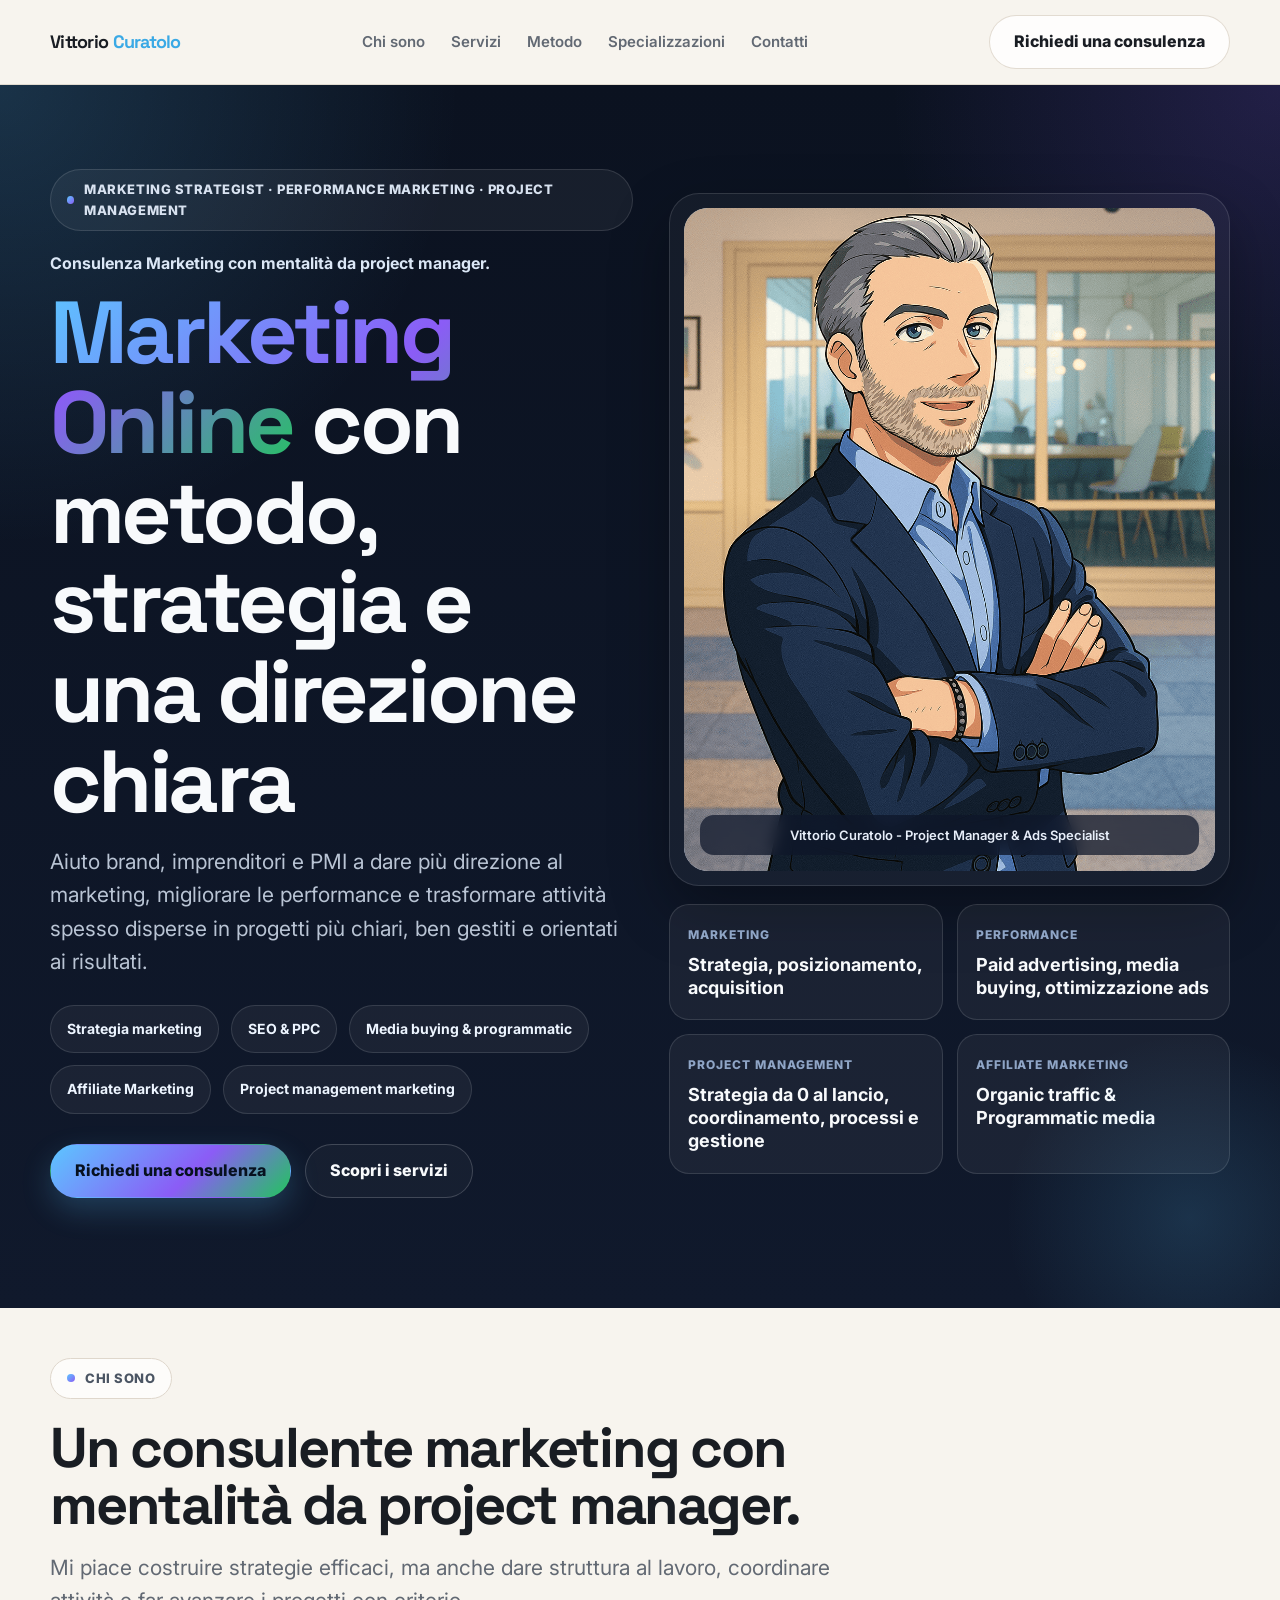
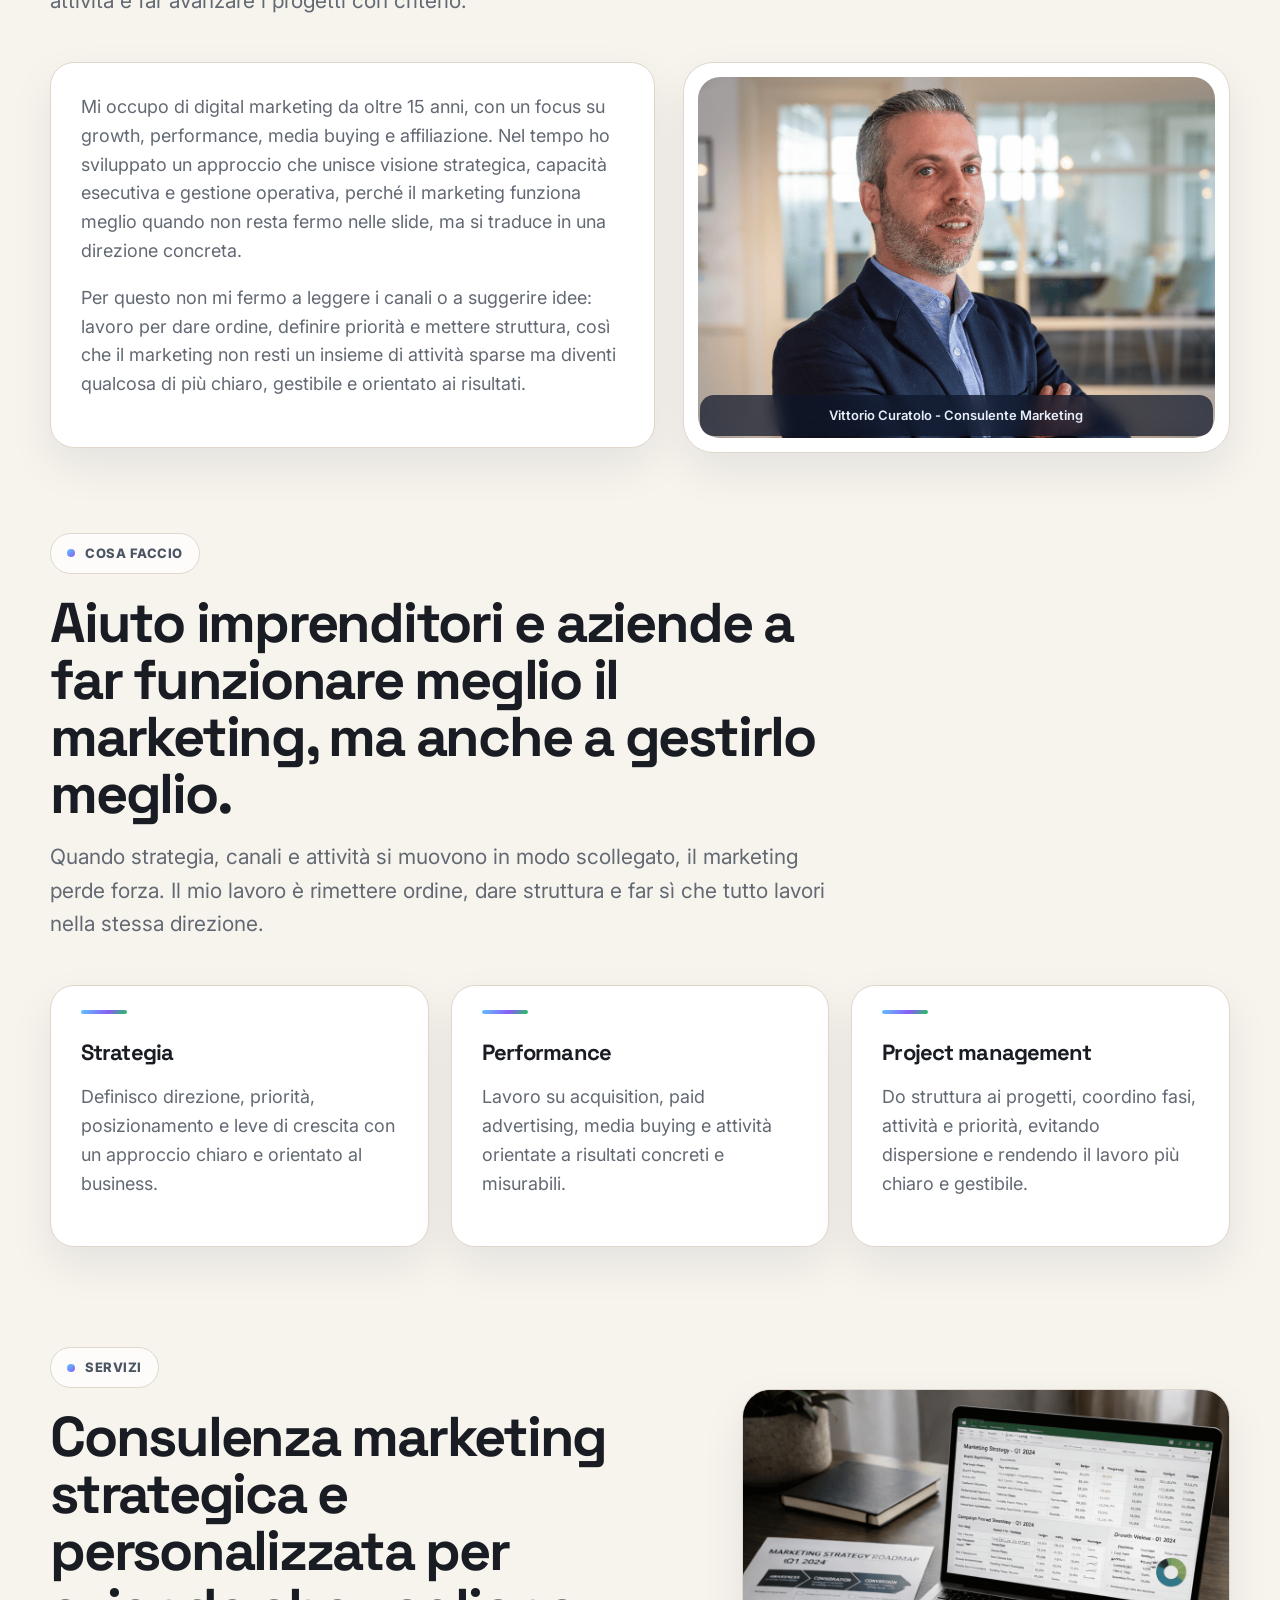
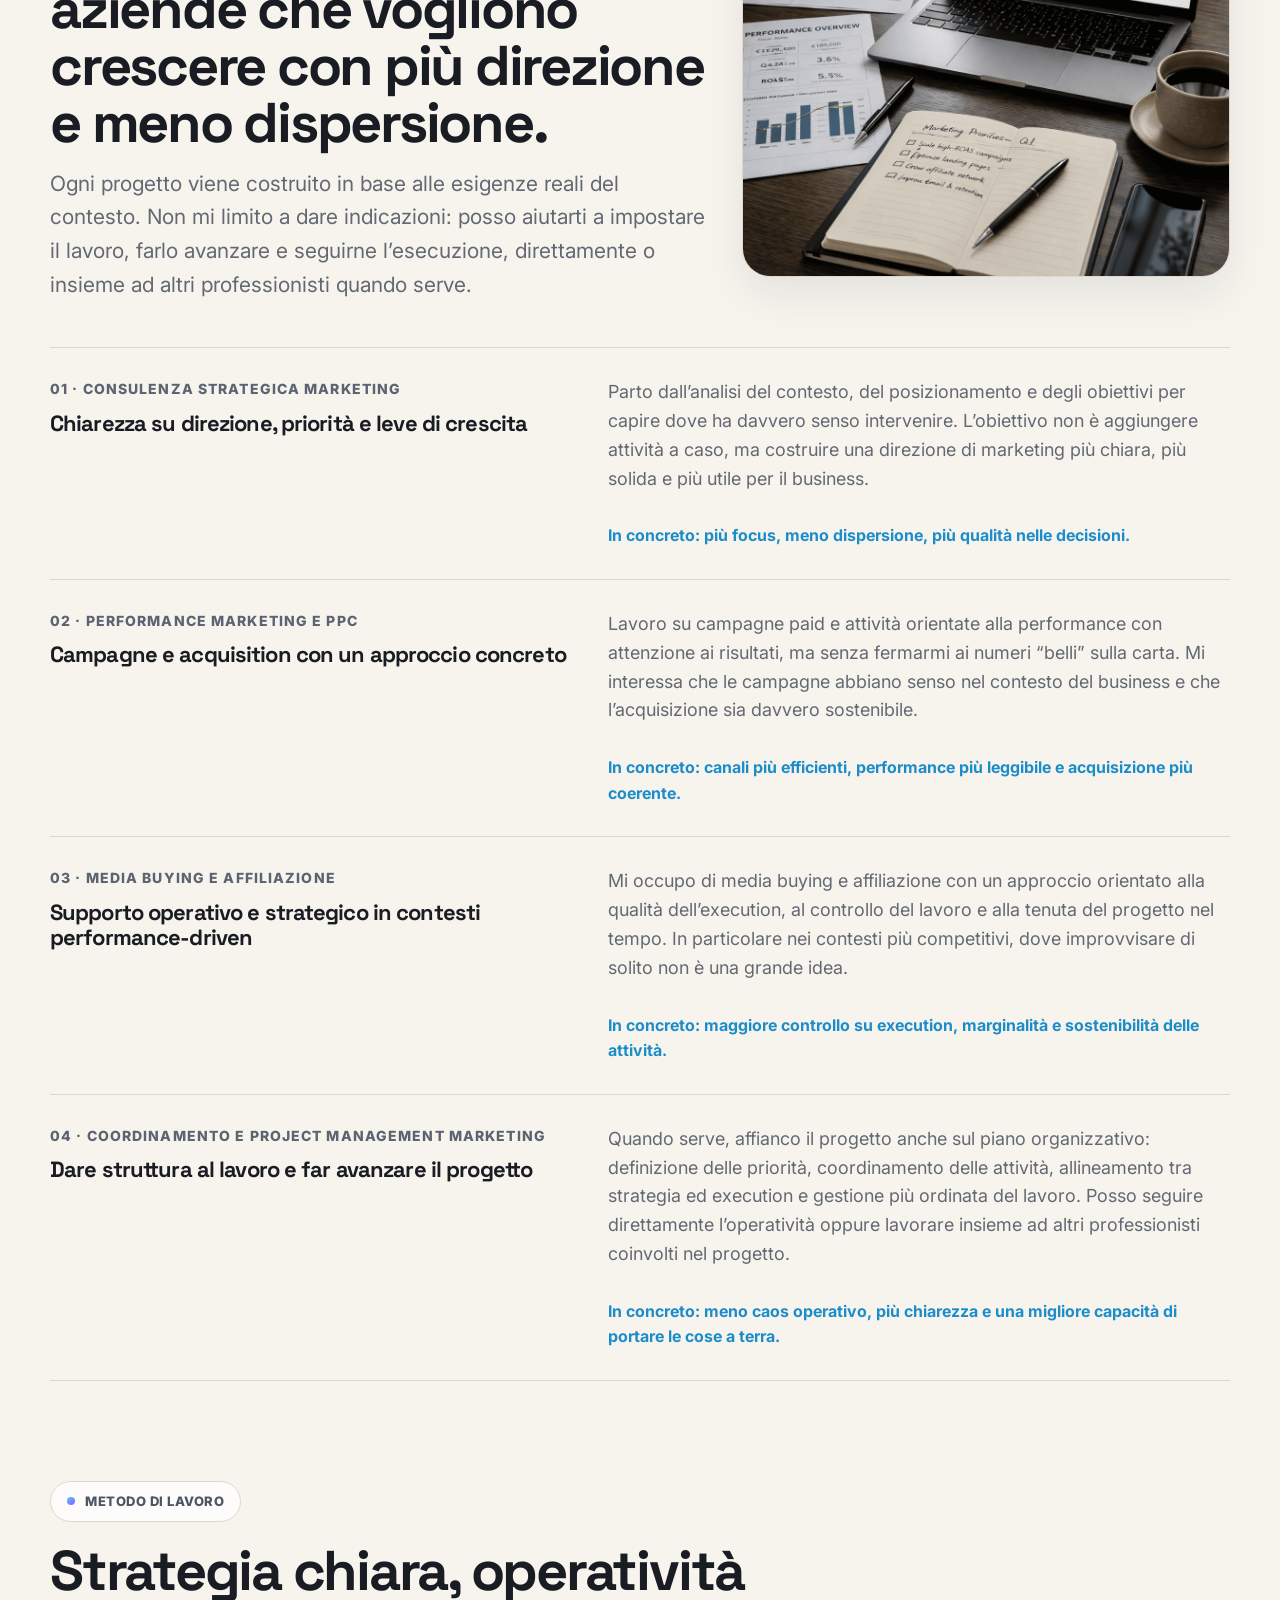
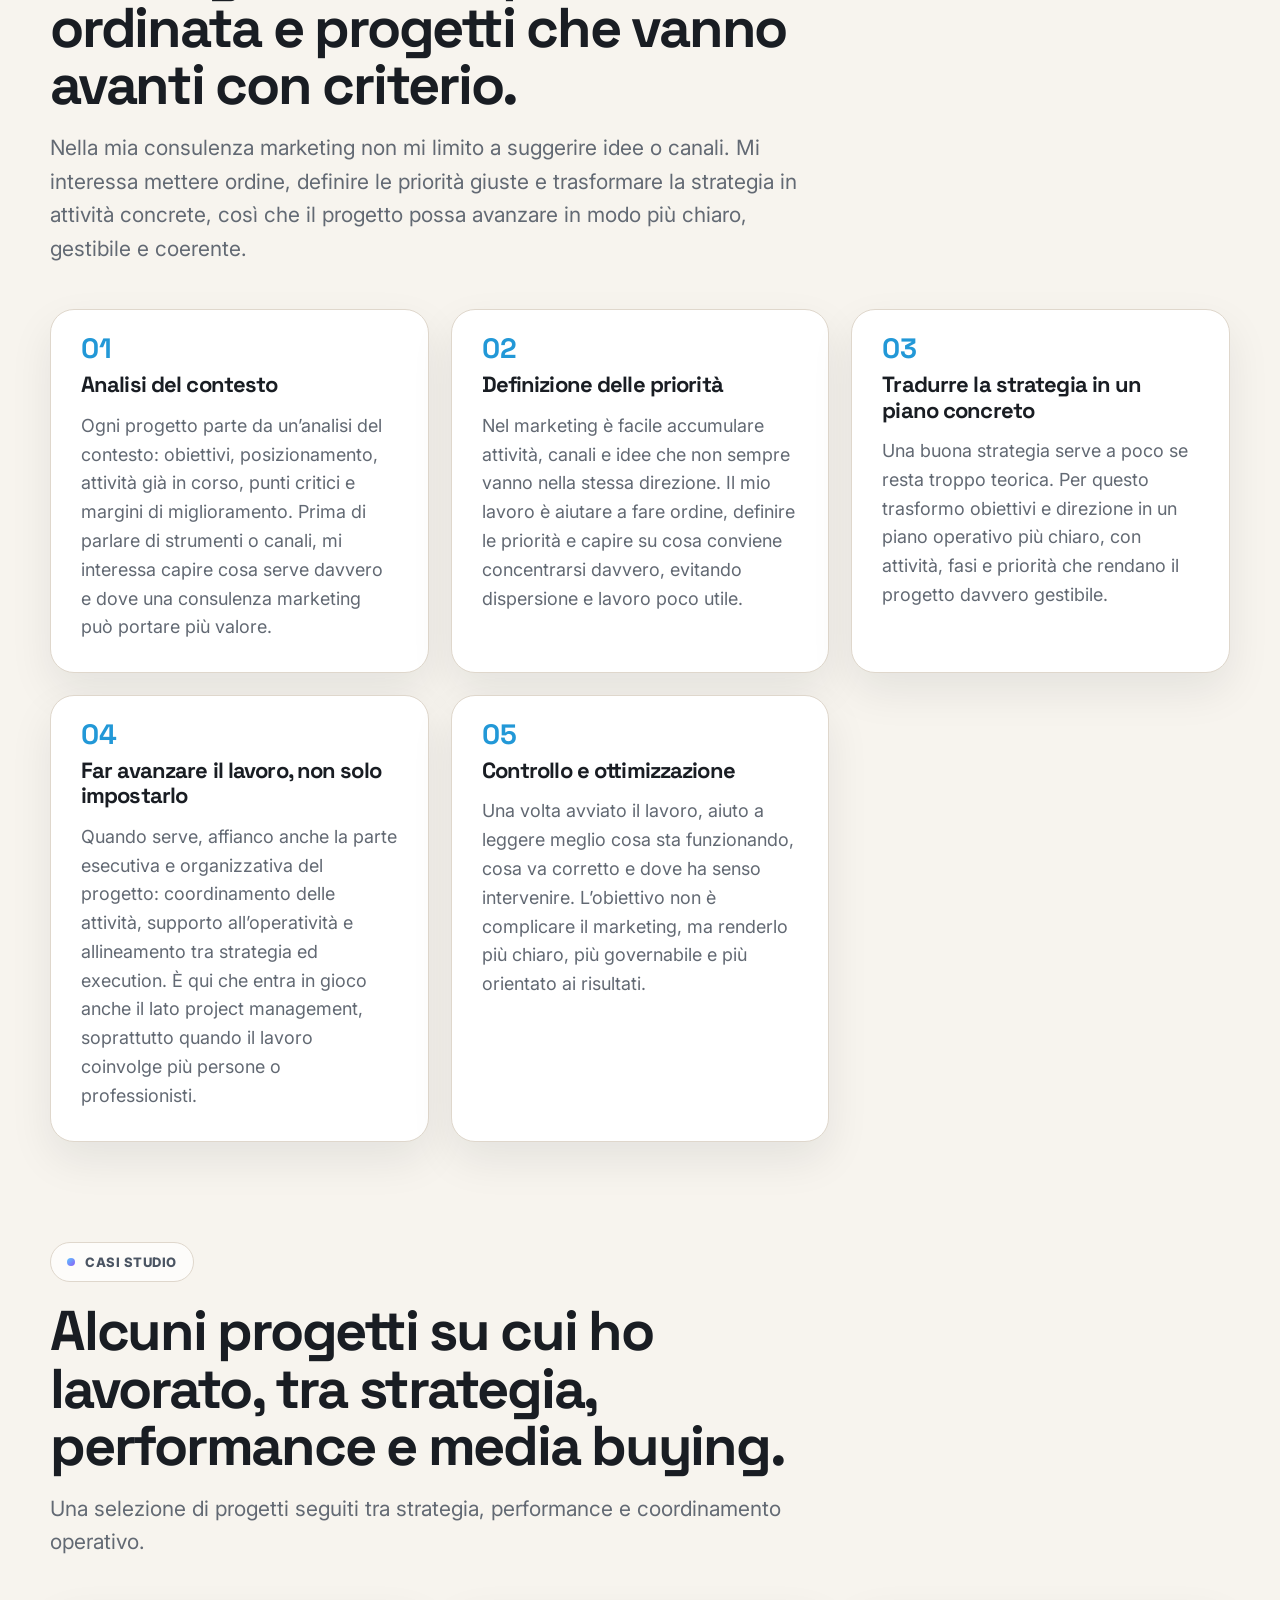
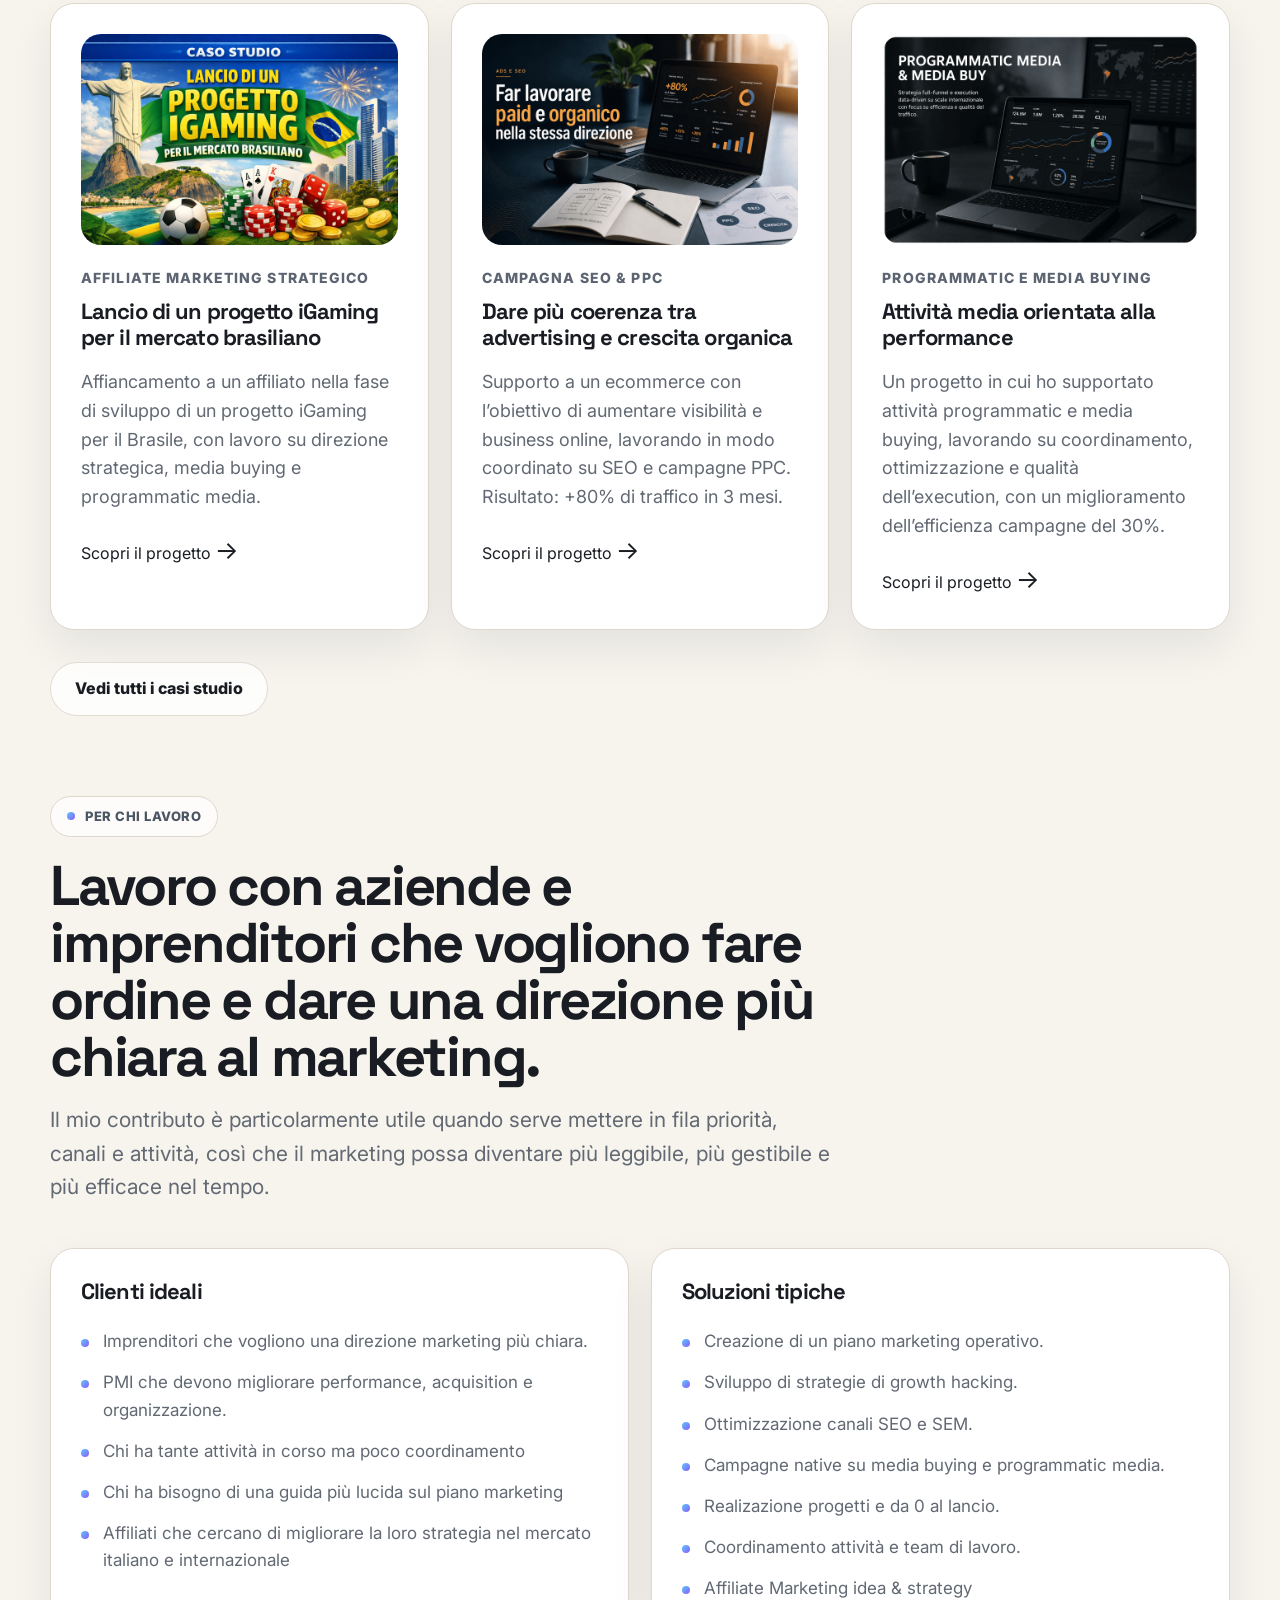
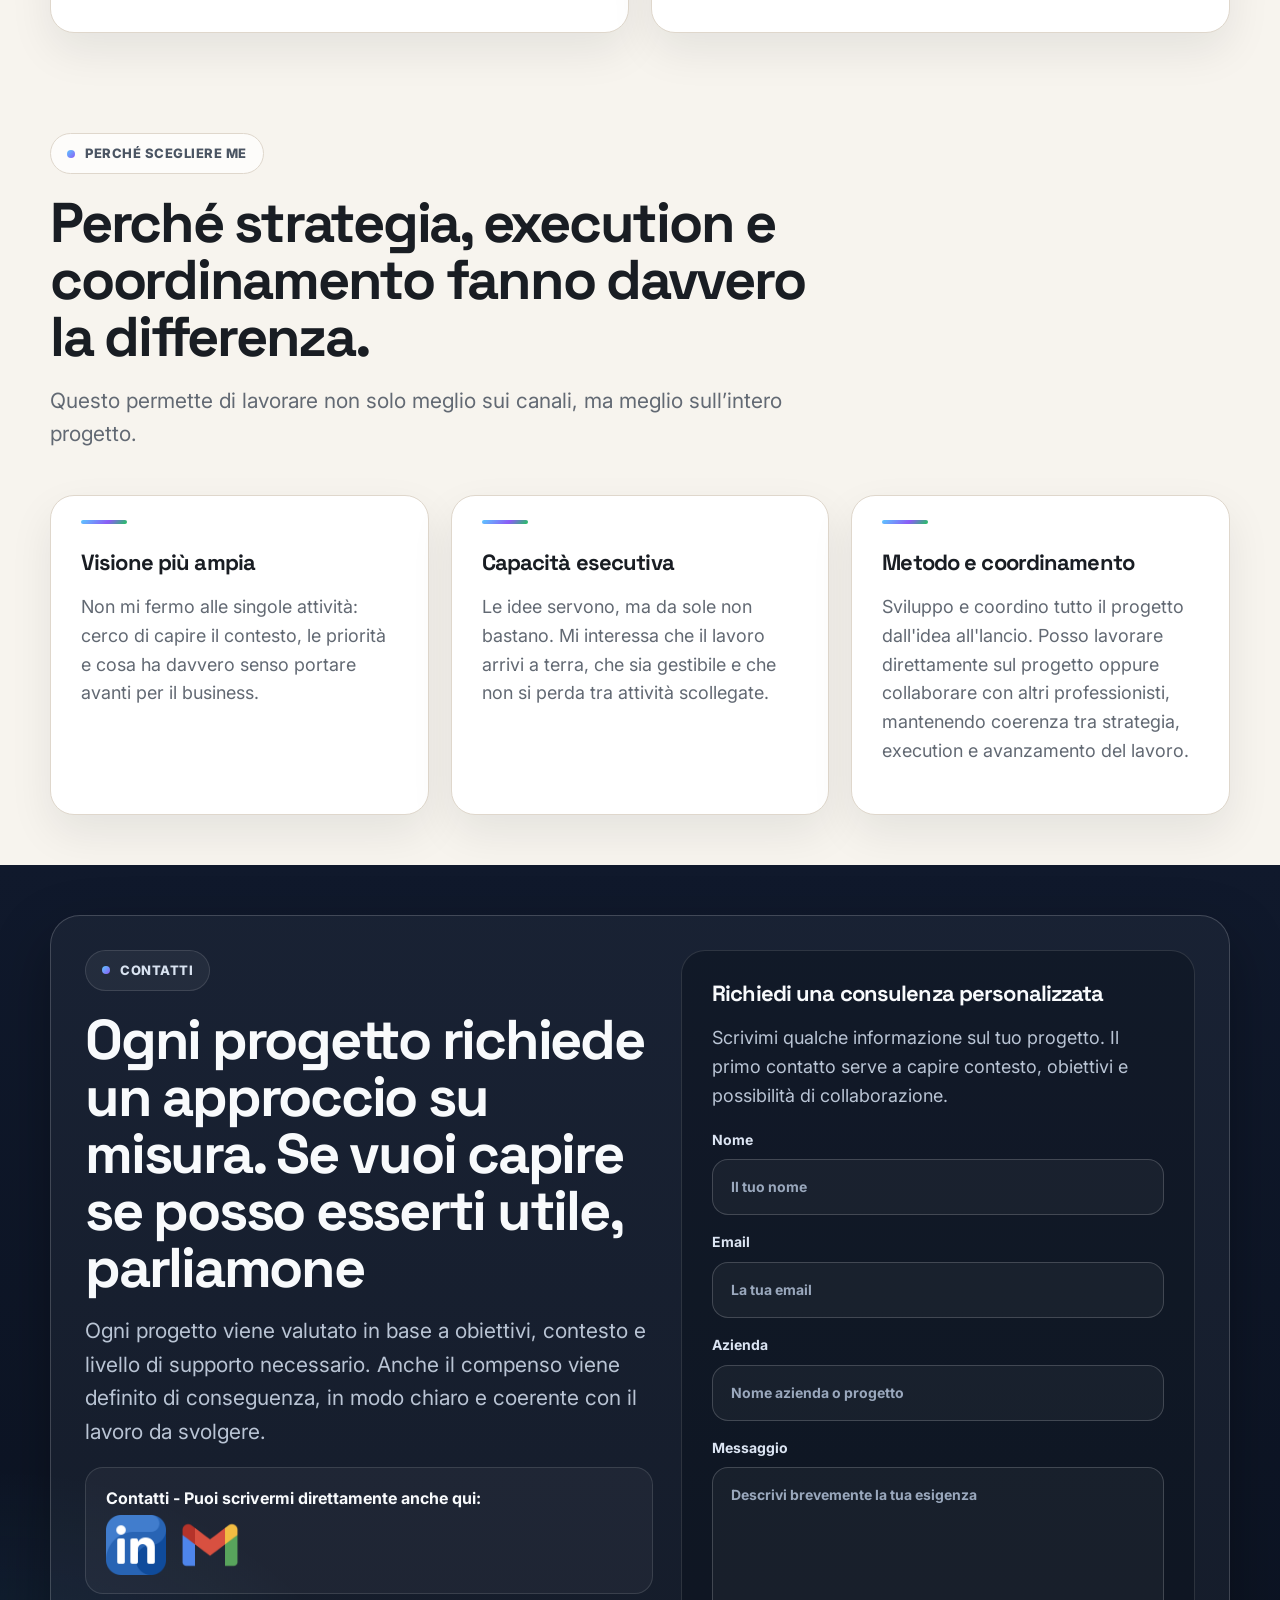
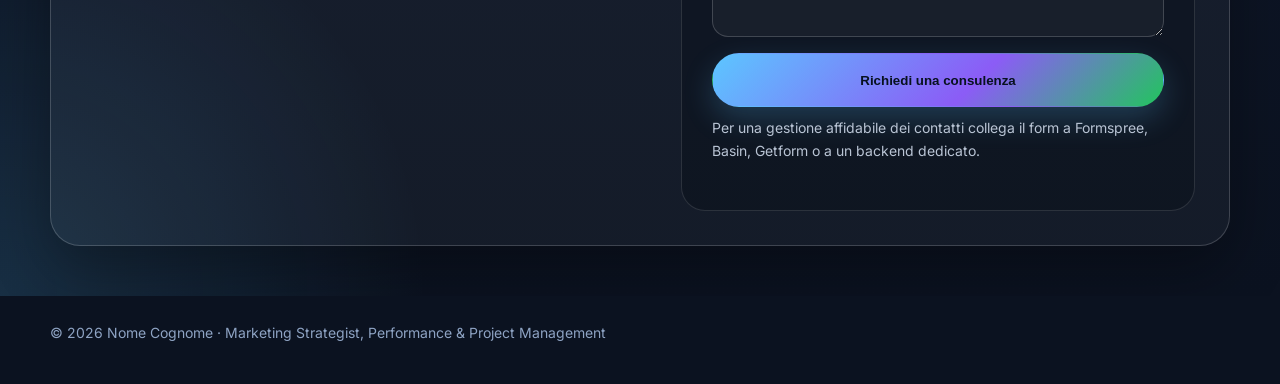
<file: index.html>
<!DOCTYPE html>
<html lang="it">
<head>
  <meta charset="UTF-8" />
  <meta name="viewport" content="width=device-width, initial-scale=1.0" />
  <title>Vittorio Curatolo | Marketing Strategist, Performance & Project Management</title>
  <meta name="description" content="Professionista del digital marketing con focus su strategia, performance marketing, media buying e project management per imprenditori, PMI e aziende." />
  <meta name="theme-color" content="#0f172a" />
  <link rel="preconnect" href="https://fonts.googleapis.com">
  <link rel="preconnect" href="https://fonts.gstatic.com" crossorigin>
  <link href="https://fonts.googleapis.com/css2?family=Inter:wght@400;500;600;700;800;900&family=Space+Grotesk:wght@500;700&display=swap" rel="stylesheet">
  <link rel="stylesheet" href="style.css" />
</head>
<script>
  const menuToggle = document.querySelector('.menu-toggle');
  const mobileMenu = document.querySelector('.mobile-menu');

  menuToggle.addEventListener('click', () => {
    const isOpen = mobileMenu.classList.toggle('is-open');
    menuToggle.setAttribute('aria-expanded', isOpen ? 'true' : 'false');
  });
</script>
<body>
  <header class="site-header">
  <div class="container nav">
    <a href="#top" class="brand">Vittorio <span>Curatolo</span></a>

    <nav class="nav-links" aria-label="Navigazione principale">
      <a href="#chi-sono">Chi sono</a>
      <a href="#servizi">Servizi</a>
      <a href="#metodo">Metodo</a>
      <a href="#specializzazioni">Specializzazioni</a>
      <a href="#contatti">Contatti</a>
    </nav>

    <a href="#contatti" class="btn btn-secondary nav-cta">Richiedi una consulenza</a>

    <button class="menu-toggle" aria-label="Apri il menu" aria-expanded="false">
      <span></span>
      <span></span>
      <span></span>
    </button>
  </div>

  <div class="mobile-menu">
    <a href="#chi-sono">Chi sono</a>
    <a href="#servizi">Servizi</a>
    <a href="#metodo">Metodo</a>
    <a href="#specializzazioni">Specializzazioni</a>
    <a href="#contatti">Contatti</a>
  </div>
</header>

  <main id="top">
    <section class="hero">
      <div class="container hero-grid">
        <div class="hero-copy">
          <span class="eyebrow eyebrow-dark">Marketing strategist · Performance Marketing · Project management</span>
          <div class="hero-kicker">Consulenza Marketing con mentalità da project manager.</div>
          <h1>
            <span class="gradient-text">Marketing Online</span>
            con metodo, strategia e una direzione chiara
          </h1>
          <p class="lead hero-lead">
            Aiuto brand, imprenditori e PMI a dare più direzione al marketing, migliorare le performance e trasformare attività spesso disperse in progetti più chiari, ben gestiti e orientati ai risultati.
          </p>

          <div class="hero-points">
            <span class="pill">Strategia marketing</span>
            <span class="pill">SEO & PPC</span>
            <span class="pill">Media buying & programmatic</span>
            <span class="pill">Affiliate Marketing</span>
            <span class="pill">Project management marketing</span>
          </div>

          <div class="btn-row">
            <a href="#contatti" class="btn btn-primary">Richiedi una consulenza</a>
            <a href="#servizi" class="btn btn-ghost">Scopri i servizi</a>
          </div>
        </div>

        <aside class="hero-visual">
          <div class="hero-image-card">
            <div class="image-placeholder image-portrait">
              <img src="images/hero-pic.png"/>
              <center><div class="image-placeholder-note">Vittorio Curatolo - Project Manager & Ads Specialist</div></center>
            </div>
          </div>

          <div class="hero-stats">
            <article class="stat-box">
              <small>Marketing</small>
              <strong>Strategia, posizionamento, acquisition</strong>
            </article>
            <article class="stat-box">
              <small>Performance</small>
              <strong>Paid advertising, media buying, ottimizzazione ads </strong>
            </article>
            <article class="stat-box">
              <small>Project Management</small>
              <strong>Strategia da 0 al lancio, coordinamento, processi e gestione</strong>
            </article>
            <article class="stat-box">
              <small>Affiliate Marketing</small>
              <strong>Organic traffic & Programmatic media</strong>
            </article>
          </div>
        </aside>
      </div>
    </section>

    <section id="chi-sono" class="section section-light">
      <div class="container">
        <div class="section-head">
          <span class="eyebrow">Chi sono</span>
          <h2>Un consulente marketing con mentalità da project manager.</h2>
          <p class="lead">
            Mi piace costruire strategie efficaci, ma anche dare struttura al lavoro, coordinare attività e far avanzare i progetti con criterio.
          </p>
        </div>

        <div class="about-grid">
          <div class="about-copy card-light">
            <p>
              Mi occupo di digital marketing da oltre 15 anni, con un focus su growth, performance, media buying e affiliazione. Nel tempo ho sviluppato un approccio che unisce visione strategica, capacità esecutiva e gestione operativa, perché il marketing funziona meglio quando non resta fermo nelle slide, ma si traduce in una direzione concreta.
            </p>
            <p>
              Per questo non mi fermo a leggere i canali o a suggerire idee: lavoro per dare ordine, definire priorità e mettere struttura, così che il marketing non resti un insieme di attività sparse ma diventi qualcosa di più chiaro, gestibile e orientato ai risultati.
            </p>

            
          </div>

          <div class="about-image-wrap">
            <div class="image-placeholder image-landscape light-frame">
              <img src="images/iosq.png" alt="Vittorio Curatolo - Project Manager & Ads Specialist" />
              <center><div class="image-placeholder-note">Vittorio Curatolo - Consulente Marketing</div></center>
            </div>
          </div>
        </div>
      </div>
    </section>

    <section id="cosa-faccio" class="section section-light section-tight-top">
      <div class="container">
        <div class="section-head">
          <span class="eyebrow">Cosa faccio</span>
          <h2>Aiuto imprenditori e aziende a far funzionare meglio il marketing, ma anche a gestirlo meglio.</h2>
          <p class="lead">
            Quando strategia, canali e attività si muovono in modo scollegato, il marketing perde forza. Il mio lavoro è rimettere ordine, dare struttura e far sì che tutto lavori nella stessa direzione.
          </p>
        </div>

        <div class="grid grid-3">
          <article class="card-light pillar-light">
            <h3>Strategia</h3>
            <p>Definisco direzione, priorità, posizionamento e leve di crescita con un approccio chiaro e orientato al business.</p>
          </article>

          <article class="card-light pillar-light">
            <h3>Performance</h3>
            <p>Lavoro su acquisition, paid advertising, media buying e attività orientate a risultati concreti e misurabili.</p>
          </article>

          <article class="card-light pillar-light">
            <h3>Project management</h3>
            <p>Do struttura ai progetti, coordino fasi, attività e priorità, evitando dispersione e rendendo il lavoro più chiaro e gestibile.</p>
          </article>
        </div>
      </div>
    </section>

    <section id="servizi" class="section section-light">
  <div class="container">
    <div class="services-head">
      <div class="services-head-copy">
        <span class="eyebrow">Servizi</span>
        <h2>Consulenza marketing strategica e personalizzata per aziende che vogliono crescere con più direzione e meno dispersione.</h2>
        <p class="lead">
          Ogni progetto viene costruito in base alle esigenze reali del contesto. Non mi limito a dare indicazioni: posso aiutarti a impostare il lavoro, farlo avanzare e seguirne l’esecuzione, direttamente o insieme ad altri professionisti quando serve.
        </p>
      </div>

      <div class="services-head-image">
        <img src="images/Pc1.png" alt="Nome Cognome al lavoro su strategia, marketing e project management" />
      </div>
    </div>


        <div class="service-list light-list">
          <article class="service-item">
            <div>
              <div class="service-label">01 · Consulenza strategica marketing</div>
              <h3>Chiarezza su direzione, priorità e leve di crescita</h3>
            </div>
            <div>
              <p>Parto dall’analisi del contesto, del posizionamento e degli obiettivi per capire dove ha davvero senso intervenire. L’obiettivo non è aggiungere attività a caso, ma costruire una direzione di marketing più chiara, più solida e più utile per il business.</p>
              <span class="service-outcome">In concreto: più focus, meno dispersione, più qualità nelle decisioni.</span>
            </div>
          </article>

          <article class="service-item">
            <div>
              <div class="service-label">02 · Performance marketing e PPC</div>
              <h3>Campagne e acquisition con un approccio concreto</h3>
            </div>
            <div>
              <p>Lavoro su campagne paid e attività orientate alla performance con attenzione ai risultati, ma senza fermarmi ai numeri “belli” sulla carta. Mi interessa che le campagne abbiano senso nel contesto del business e che l’acquisizione sia davvero sostenibile.</p>
              <span class="service-outcome">In concreto: canali più efficienti, performance più leggibile e acquisizione più coerente.</span>
            </div>
          </article>

          <article class="service-item">
            <div>
              <div class="service-label">03 · Media buying e affiliazione</div>
              <h3>Supporto operativo e strategico in contesti performance-driven</h3>
            </div>
            <div>
              <p>Mi occupo di media buying e affiliazione con un approccio orientato alla qualità dell’execution, al controllo del lavoro e alla tenuta del progetto nel tempo. In particolare nei contesti più competitivi, dove improvvisare di solito non è una grande idea.</p>
              <span class="service-outcome">In concreto: maggiore controllo su execution, marginalità e sostenibilità delle attività.</span>
            </div>
          </article>

          <article class="service-item">
            <div>
              <div class="service-label">04 · Coordinamento e project management marketing</div>
              <h3>Dare struttura al lavoro e far avanzare il progetto</h3>
            </div>
            <div>
              <p>Quando serve, affianco il progetto anche sul piano organizzativo: definizione delle priorità, coordinamento delle attività, allineamento tra strategia ed execution e gestione più ordinata del lavoro. Posso seguire direttamente l’operatività oppure lavorare insieme ad altri professionisti coinvolti nel progetto.</p>
              <span class="service-outcome">In concreto: meno caos operativo, più chiarezza e una migliore capacità di portare le cose a terra.</span>
            </div>
          </article>
        </div>
      </div>
    </section>

 <section id="metodo" class="section section-light">
  <div class="container">
    <div class="section-head">
      <span class="eyebrow">Metodo di lavoro</span>
      <h2>Strategia chiara, operatività ordinata e progetti che vanno avanti con criterio.</h2>
      <p class="lead">
        Nella mia consulenza marketing non mi limito a suggerire idee o canali. Mi interessa mettere ordine, definire le priorità giuste e trasformare la strategia in attività concrete, così che il progetto possa avanzare in modo più chiaro, gestibile e coerente.
      </p>
    </div>

    <div class="method-grid">
      <article class="card-light method-card">
        <div class="method-card-no">01</div>
        <h3>Analisi del contesto</h3>
        <p>
          Ogni progetto parte da un’analisi del contesto: obiettivi, posizionamento, attività già in corso, punti critici e margini di miglioramento. Prima di parlare di strumenti o canali, mi interessa capire cosa serve davvero e dove una consulenza marketing può portare più valore.
        </p>
      </article>

      <article class="card-light method-card">
        <div class="method-card-no">02</div>
        <h3>Definizione delle priorità</h3>
        <p>
        Nel marketing è facile accumulare attività, canali e idee che non sempre vanno nella stessa direzione. Il mio lavoro è aiutare a fare ordine, definire le priorità e capire su cosa conviene concentrarsi davvero, evitando dispersione e lavoro poco utile.
        </p>
      </article>

      <article class="card-light method-card">
        <div class="method-card-no">03</div>
        <h3>Tradurre la strategia in un piano concreto</h3>
        <p>
          Una buona strategia serve a poco se resta troppo teorica. Per questo trasformo obiettivi e direzione in un piano operativo più chiaro, con attività, fasi e priorità che rendano il progetto davvero gestibile.
        </p>
      </article>

      <article class="card-light method-card">
        <div class="method-card-no">04</div>
        <h3>Far avanzare il lavoro, non solo impostarlo</h3>
        <p>
          Quando serve, affianco anche la parte esecutiva e organizzativa del progetto: coordinamento delle attività, supporto all’operatività e allineamento tra strategia ed execution. È qui che entra in gioco anche il lato project management, soprattutto quando il lavoro coinvolge più persone o professionisti.
        </p>
      </article>

      <article class="card-light method-card">
        <div class="method-card-no">05</div>
        <h3>Controllo e ottimizzazione</h3>
        <p>
          Una volta avviato il lavoro, aiuto a leggere meglio cosa sta funzionando, cosa va corretto e dove ha senso intervenire. L’obiettivo non è complicare il marketing, ma renderlo più chiaro, più governabile e più orientato ai risultati.
        </p>
      </article>
    </div>
  </div>
</section>

    <section id="casi-studio" class="section section-light">
  <div class="container">
    <div class="section-head">
      <span class="eyebrow">Casi studio</span>
      <h2>Alcuni progetti su cui ho lavorato, tra strategia, performance e media buying.</h2>
      <p class="lead">
        Una selezione di progetti seguiti tra strategia, performance e coordinamento operativo.
      </p>
    </div>

    <div class="grid grid-3">
      <article class="card-light case-card">
        <div class="case-image">
          <img src="images/case-study-1.png" alt="Caso studio strategia e priorità" />
        </div>
        <div class="service-label">Affiliate Marketing Strategico</div>
        <h3>Lancio di un progetto iGaming per il mercato brasiliano</h3>
        <p>
          Affiancamento a un affiliato nella fase di sviluppo di un progetto iGaming per il Brasile, con lavoro su direzione strategica, media buying e programmatic media.
        </p>
        <a href="/casi-studio#progetto-1" class="case-link">Scopri il progetto <span style='font-size:25px;'>&#8594;</span></a>
      </article>

      <article class="card-light case-card">
        <div class="case-image">
          <img src="images/case-study-2.png" alt="Caso studio performance e acquisition" />
        </div>
        <div class="service-label">Campagna SEO & PPC</div>
        <h3>Dare più coerenza tra advertising e crescita organica</h3>
        <p>
          Supporto a un ecommerce con l’obiettivo di aumentare visibilità e business online, lavorando in modo coordinato su SEO e campagne PPC. Risultato: +80% di traffico in 3 mesi.
        </p>
        <a href="/casi-studio#progetto-2" class="case-link">Scopri il progetto <span style='font-size:25px;'>&#8594;</span></a>
      </article>

      <article class="card-light case-card">
        <div class="case-image">
          <img src="images/case-study-3.png" alt="Caso studio coordinamento operativo" />
        </div>
        <div class="service-label">Programmatic e media buying</div>
        <h3>Attività media orientata alla performance</h3>
        <p>
          Un progetto in cui ho supportato attività programmatic e media buying, lavorando su coordinamento, ottimizzazione e qualità dell’execution, con un miglioramento dell’efficienza campagne del 30%.
        </p>
        <a href="/casi-studio#progetto-3" class="case-link">Scopri il progetto <span style='font-size:25px;'>&#8594;</span></a>
      </article>
    </div>

    <div class="btn-row" style="margin-top: 32px;">
      <a href="/casi-studio" class="btn btn-secondary">Vedi tutti i casi studio</a>
    </div>
  </div>
</section>

    <section id="target" class="section section-light section-tight-top">
      <div class="container">
        <div class="section-head">
          <span class="eyebrow">Per chi lavoro</span>
          <h2>Lavoro con aziende e imprenditori che vogliono fare ordine e dare una direzione più chiara al marketing.</h2>
          <p class="lead">
            Il mio contributo è particolarmente utile quando serve mettere in fila priorità, canali e attività, così che il marketing possa diventare più leggibile, più gestibile e più efficace nel tempo.
          </p>
        </div>

        <div class="grid grid-2">
          <article class="card-light">
            <h3>Clienti ideali</h3>
            <ul class="list">
              <li>Imprenditori che vogliono una direzione marketing più chiara.</li>
              <li>PMI che devono migliorare performance, acquisition e organizzazione.</li>
              <li>Chi ha tante attività in corso ma poco coordinamento</li>
              <li>Chi ha bisogno di una guida più lucida sul piano marketing</li>
              <li>Affiliati che cercano di migliorare la loro strategia nel mercato italiano e internazionale</li>
            </ul>
          </article>

          <article class="card-light">
            <h3>Soluzioni tipiche</h3>
            <ul class="list">
              <li>Creazione di un piano marketing operativo.</li>
              <li>Sviluppo di strategie di growth hacking.</li>
              <li>Ottimizzazione canali SEO e SEM.</li>
              <li>Campagne native su media buying e programmatic media.</li> 
              <li>Realizazione progetti e da 0 al lancio.</li>
              <li>Coordinamento attività e team di lavoro.</li>
              <li>Affiliate Marketing idea & strategy</li>
            </ul>
          </article>
        </div>
      </div>
    </section>

    <section id="perche-me" class="section section-light">
      <div class="container">
        <div class="section-head">
          <span class="eyebrow">Perché scegliere me</span>
          <h2>Perché strategia, execution e coordinamento fanno davvero la differenza.</h2>
          <p class="lead">
            Questo permette di lavorare non solo meglio sui canali, ma meglio sull’intero progetto.
          </p>
        </div>

        <div class="grid grid-3">
          <article class="card-light pillar-light">
            <h3>Visione più ampia</h3>
            <p>Non mi fermo alle singole attività: cerco di capire il contesto, le priorità e cosa ha davvero senso portare avanti per il business.</p>
          </article>

          <article class="card-light pillar-light">
            <h3>Capacità esecutiva</h3>
            <p>Le idee servono, ma da sole non bastano. Mi interessa che il lavoro arrivi a terra, che sia gestibile e che non si perda tra attività scollegate.</p>
          </article>

          <article class="card-light pillar-light">
            <h3>Metodo e coordinamento</h3>
            <p>Sviluppo e coordino tutto il progetto dall'idea all'lancio. Posso lavorare direttamente sul progetto oppure collaborare con altri professionisti, mantenendo coerenza tra strategia, execution e avanzamento del lavoro.</p>
          </article>
        </div>
      </div>
    </section>

    <section id="contatti" class="section cta-section">
      <div class="container">
        <div class="cta-box">
          <div>
            <span class="eyebrow eyebrow-dark">Contatti</span>
            <h2>Ogni progetto richiede un approccio su misura. Se vuoi capire se posso esserti utile, parliamone</h2>
            <p class="lead cta-lead">
              Ogni progetto viene valutato in base a obiettivi, contesto e livello di supporto necessario. Anche il compenso viene definito di conseguenza, in modo chiaro e coerente con il lavoro da svolgere.
            </p>

            <div class="contact-way">
            <strong>Contatti - Puoi scrivermi direttamente anche qui:</strong>

              <div class="contact-icons">
                <a href="https://www.linkedin.com/" target="_blank" rel="noopener noreferrer">
               <img src="images/linkedin.png" alt="LinkedIn" width="60" height="60">
                </a>

              <a href="#contatti"> 
              <img src="images/email.png" alt="Compila il form"  width="60" height="60">
              </a>
          
              </div>
            </div>
          </div>

          <div class="contact-card">
            <h3>Richiedi una consulenza personalizzata</h3>
            <p>Scrivimi qualche informazione sul tuo progetto. Il primo contatto serve a capire contesto, obiettivi e possibilità di collaborazione.</p>

            <form action="mailto:tuamail@example.com" method="post" enctype="text/plain">
              <label>
                Nome
                <input type="text" name="nome" placeholder="Il tuo nome" required>
              </label>

              <label>
                Email
                <input type="email" name="email" placeholder="La tua email" required>
              </label>

              <label>
                Azienda
                <input type="text" name="azienda" placeholder="Nome azienda o progetto">
              </label>

              <label>
                Messaggio
                <textarea name="messaggio" placeholder="Descrivi brevemente la tua esigenza"></textarea>
              </label>

              <button type="submit" class="btn btn-primary">Richiedi una consulenza</button>
            </form>

            <p class="microcopy">Per una gestione affidabile dei contatti collega il form a Formspree, Basin, Getform o a un backend dedicato.</p>
          </div>
        </div>
      </div>
    </section>
  </main>

  <footer class="footer">
    <div class="container">© 2026 Nome Cognome · Marketing Strategist, Performance & Project Management</div>
  </footer>
</body>
</html>
</file>
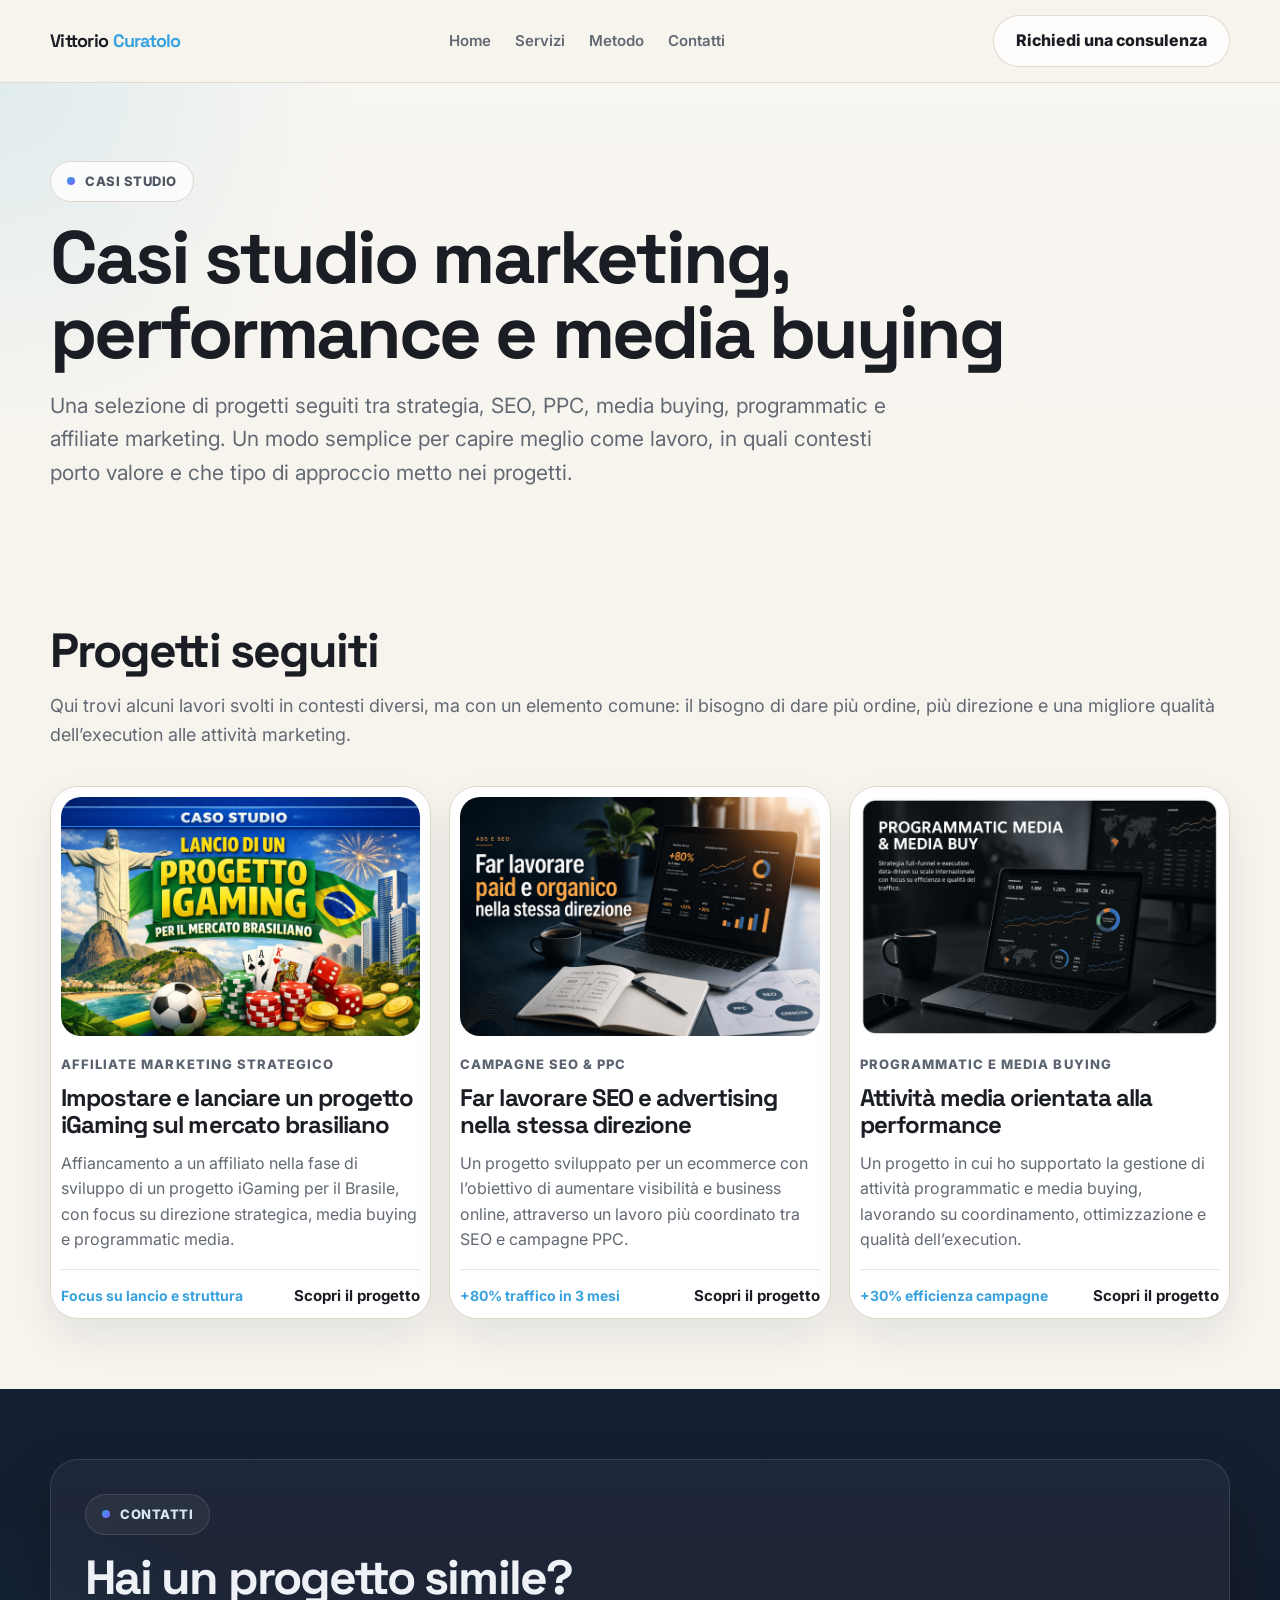
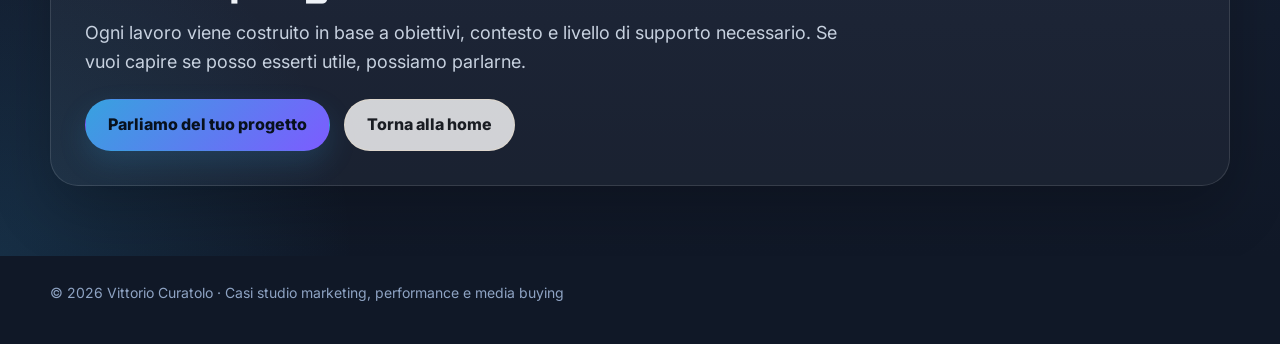
<file: casi-studio.html>
<!DOCTYPE html>
<html lang="it">
<head>
  <meta charset="UTF-8" />
  <meta name="viewport" content="width=device-width, initial-scale=1.0" />
  <title>Casi studio marketing, performance e media buying | Vittorio Curatolo</title>
  <meta name="description" content="Una selezione di casi studio su marketing, performance, SEO, PPC, media buying e affiliate marketing. Scopri alcuni dei progetti seguiti da Vittorio Curatolo." />

  <link rel="preconnect" href="https://fonts.googleapis.com">
  <link rel="preconnect" href="https://fonts.gstatic.com" crossorigin>
  <link href="https://fonts.googleapis.com/css2?family=Inter:wght@400;500;600;700;800&family=Space+Grotesk:wght@500;700&display=swap" rel="stylesheet">

  <style>
    :root {
      --bg-light: #f7f4ee;
      --bg-light-2: #fffdfa;
      --bg-dark: #101827;
      --surface: #ffffff;
      --text: #1a1d23;
      --text-soft: #626973;
      --text-light: #eef2f7;
      --line: #dfd7cc;
      --line-dark: rgba(255,255,255,0.12);
      --accent: #37a2df;
      --accent-2: #7c5cff;
      --gradient: linear-gradient(135deg, #37a2df 0%, #7c5cff 100%);
      --shadow: 0 18px 40px rgba(15, 23, 42, 0.08);
      --radius-lg: 28px;
      --radius-md: 22px;
      --radius-sm: 16px;
      --container: 1180px;
    }

    * { box-sizing: border-box; }
    html { scroll-behavior: smooth; }

    body {
      margin: 0;
      font-family: 'Inter', sans-serif;
      color: var(--text);
      background: var(--bg-light);
      line-height: 1.6;
      -webkit-font-smoothing: antialiased;
      text-rendering: optimizeLegibility;
    }

    a { color: inherit; text-decoration: none; }
    img { display: block; max-width: 100%; }

    .container {
      width: min(calc(100% - 40px), var(--container));
      margin: 0 auto;
    }

    .site-header {
      position: sticky;
      top: 0;
      z-index: 40;
      backdrop-filter: blur(18px);
      background: rgba(247, 244, 238, 0.88);
      border-bottom: 1px solid rgba(223, 215, 204, 0.85);
    }

    .nav {
      min-height: 82px;
      display: flex;
      align-items: center;
      justify-content: space-between;
      gap: 18px;
    }

    .brand,
    h1, h2, h3 {
      font-family: 'Space Grotesk', sans-serif;
      letter-spacing: -0.04em;
    }

    .brand {
      font-size: 18px;
      font-weight: 700;
    }

    .brand span {
      color: var(--accent);
    }

    .nav-links {
      display: flex;
      align-items: center;
      gap: 24px;
      color: var(--text-soft);
      font-size: 15px;
      font-weight: 600;
    }

    .nav-links a:hover {
      color: var(--text);
    }

    .btn {
      display: inline-flex;
      align-items: center;
      justify-content: center;
      min-height: 52px;
      padding: 0 22px;
      border-radius: 999px;
      border: 1px solid transparent;
      font-weight: 800;
      transition: transform .2s ease, box-shadow .2s ease;
    }

    .btn:hover {
      transform: translateY(-1px);
    }

    .btn-primary {
      background: var(--gradient);
      color: #08111d;
      box-shadow: 0 12px 28px rgba(55, 162, 223, 0.18);
    }

    .btn-secondary {
      background: rgba(255,255,255,0.8);
      border-color: rgba(223, 215, 204, 0.9);
      color: var(--text);
    }

    .hero {
      padding: 78px 0 48px;
      background:
        radial-gradient(circle at top left, rgba(55, 162, 223, 0.12), transparent 26%),
        linear-gradient(180deg, #f8f6f1 0%, #f7f4ee 100%);
    }

    .eyebrow {
      display: inline-flex;
      align-items: center;
      gap: 10px;
      margin-bottom: 18px;
      padding: 9px 16px;
      border-radius: 999px;
      border: 1px solid var(--line);
      background: rgba(255,255,255,0.78);
      color: #4f5762;
      font-size: 13px;
      font-weight: 800;
      letter-spacing: .04em;
      text-transform: uppercase;
    }

    .eyebrow::before {
      content: "";
      width: 8px;
      height: 8px;
      border-radius: 50%;
      background: var(--gradient);
    }

    h1 {
      margin: 0 0 18px;
      font-size: clamp(40px, 7vw, 74px);
      line-height: 1.02;
      max-width: 980px;
    }

    h2 {
      margin: 0 0 16px;
      font-size: clamp(28px, 4vw, 48px);
      line-height: 1.05;
    }

    h3 {
      margin: 0 0 12px;
      font-size: 24px;
      line-height: 1.12;
    }

    p {
      margin: 0 0 18px;
      font-size: 18px;
      color: var(--text-soft);
    }

    .lead {
      max-width: 840px;
      font-size: 21px;
    }

    .section {
      padding: 70px 0;
    }

    .section-head {
      margin-bottom: 36px;
    }

    .case-grid {
      display: grid;
      grid-template-columns: repeat(3, minmax(0, 1fr));
      gap: 18px;
    }

    .case-card {
      display: flex;
      flex-direction: column;
      height: 100%;
      padding: 10px;
      border-radius: var(--radius-lg);
      border: 1px solid var(--line);
      background: var(--surface);
      box-shadow: var(--shadow);
    }

    .case-image {
      margin-bottom: 18px;
      border-radius: 20px;
      overflow: hidden;
      background: transparent;
    }

    .case-image img {
      width: 100%;
      height: auto;
      object-fit: cover;
      display: block;
    }

    .case-label {
      display: inline-block;
      margin-bottom: 10px;
      color: #5b6470;
      font-size: 13px;
      font-weight: 800;
      letter-spacing: .08em;
      text-transform: uppercase;
    }

    .case-card p {
      font-size: 16px;
      margin-bottom: 16px;
    }

    .case-meta {
      margin-top: auto;
      display: flex;
      align-items: center;
      justify-content: space-between;
      gap: 12px;
      padding-top: 14px;
      border-top: 1px solid #ece4d8;
    }

    .case-result {
      font-size: 14px;
      font-weight: 700;
      color: var(--accent);
    }

    .case-link {
      font-size: 15px;
      font-weight: 700;
      color: var(--text);
    }

    .case-link:hover {
      color: var(--accent);
    }

    .cta-section {
      background:
        radial-gradient(circle at left bottom, rgba(55, 162, 223, 0.16), transparent 26%),
        linear-gradient(180deg, #162033 0%, #101827 100%);
      color: var(--text-light);
    }

    .cta-box {
      padding: 34px;
      border-radius: var(--radius-lg);
      border: 1px solid var(--line-dark);
      background: rgba(255,255,255,0.04);
      box-shadow: 0 24px 60px rgba(0,0,0,0.22);
    }

    .cta-box h2,
    .cta-box p {
      color: var(--text-light);
    }

    .cta-box p {
      color: #c7d1df;
      max-width: 760px;
    }

    .btn-row {
      display: flex;
      gap: 14px;
      flex-wrap: wrap;
      margin-top: 22px;
    }

    .footer {
      padding: 26px 0 40px;
      background: var(--bg-dark);
      color: #8ea3c3;
      font-size: 14px;
    }

    @media (max-width: 1100px) {
      .case-grid {
        grid-template-columns: repeat(2, minmax(0, 1fr));
      }
    }

    @media (max-width: 820px) {
      .nav-links {
        display: none;
      }

      .case-grid {
        grid-template-columns: 1fr;
      }
    }

    @media (max-width: 720px) {
      .container {
        width: min(calc(100% - 28px), var(--container));
      }

      .hero {
        padding: 58px 0 38px;
      }

      .section {
        padding: 58px 0;
      }

      p, .lead {
        font-size: 17px;
      }

      .case-card,
      .cta-box {
        padding: 16px;
      }

      .btn {
        width: 100%;
      }
    }
  </style>
</head>
<body>
  <header class="site-header">
    <div class="container nav">
      <a href="/" class="brand">Vittorio <span>Curatolo</span></a>

      <nav class="nav-links" aria-label="Navigazione principale">
        <a href="/">Home</a>
        <a href="/#servizi">Servizi</a>
        <a href="/#metodo">Metodo</a>
        <a href="/#contatti">Contatti</a>
      </nav>

      <a href="/#contatti" class="btn btn-secondary">Richiedi una consulenza</a>
    </div>
  </header>

  <main>
    <section class="hero">
      <div class="container">
        <span class="eyebrow">Casi studio</span>
        <h1>Casi studio marketing, performance e media buying</h1>
        <p class="lead">
          Una selezione di progetti seguiti tra strategia, SEO, PPC, media buying, programmatic e affiliate marketing. Un modo semplice per capire meglio come lavoro, in quali contesti porto valore e che tipo di approccio metto nei progetti.
        </p>
      </div>
    </section>

    <section class="section">
      <div class="container">
        <div class="section-head">
          <h2>Progetti seguiti</h2>
          <p>
            Qui trovi alcuni lavori svolti in contesti diversi, ma con un elemento comune: il bisogno di dare più ordine, più direzione e una migliore qualità dell’execution alle attività marketing.
          </p>
        </div>

        <div class="case-grid">
          <article class="case-card">
          <div class="case-image">
              <img src="images/case-study-1.png" alt="Caso studio affiliate marketing iGaming Brasile" />
            </div>
            <div class="case-label">Affiliate Marketing Strategico</div>
            <h3>Impostare e lanciare un progetto iGaming sul mercato brasiliano</h3>
            <p>
              Affiancamento a un affiliato nella fase di sviluppo di un progetto iGaming per il Brasile, con focus su direzione strategica, media buying e programmatic media.
            </p>
            <div class="case-meta">
              <span class="case-result">Focus su lancio e struttura</span>
              <a href="/casi-studio/affiliate-igaming-brasile.html" class="case-link">Scopri il progetto</a>
            </div>
          </article>

          <article class="case-card">
            <div class="case-image">
              <img src="images/case-study-2.png" alt="Caso studio SEO e PPC per ecommerce" />
            </div>
            <div class="case-label">Campagne SEO & PPC</div>
            <h3>Far lavorare SEO e advertising nella stessa direzione</h3>
            <p>
              Un progetto sviluppato per un ecommerce con l’obiettivo di aumentare visibilità e business online, attraverso un lavoro più coordinato tra SEO e campagne PPC.
            </p>
            <div class="case-meta">
              <span class="case-result">+80% traffico in 3 mesi</span>
              <a href="/casi-studio/seo-ppc-ecommerce.html" class="case-link">Scopri il progetto</a>
            </div>
          </article>

          <article class="case-card">
            <div class="case-image">
              <img src="images/case-study-3.png" alt="Caso studio programmatic media e media buying" />
            </div>
            <div class="case-label">Programmatic e Media Buying</div>
            <h3>Attività media orientata alla performance</h3>
            <p>
              Un progetto in cui ho supportato la gestione di attività programmatic e media buying, lavorando su coordinamento, ottimizzazione e qualità dell’execution.
            </p>
            <div class="case-meta">
              <span class="case-result">+30% efficienza campagne</span>
              <a href="/casi-studio/programmatic-media-buy.html" class="case-link">Scopri il progetto</a>
            </div>
          </article>

          <!-- Esempio di card futura
          <article class="case-card">
            <div class="case-image">
              <img src="images/case-study-4.jpg" alt="Caso studio marketing strategy" />
            </div>
            <div class="case-label">Strategia Marketing</div>
            <h3>Rimettere ordine in un marketing troppo dispersivo</h3>
            <p>
              Un progetto in cui era necessario fare chiarezza tra attività, obiettivi e priorità, per costruire una direzione più solida e meno dispersiva.
            </p>
            <div class="case-meta">
              <span class="case-result">Più focus e meno dispersione</span>
              <a href="/casi-studio/strategia-marketing.html" class="case-link">Scopri il progetto</a>
            </div>
          </article>
          -->
        </div>
      </div>
    </section>

    <section class="section cta-section">
      <div class="container">
        <div class="cta-box">
          <span class="eyebrow" style="background: rgba(255,255,255,0.05); border-color: rgba(255,255,255,0.12); color: #dbe6f5;">Contatti</span>
          <h2>Hai un progetto simile?</h2>
          <p>
            Ogni lavoro viene costruito in base a obiettivi, contesto e livello di supporto necessario. Se vuoi capire se posso esserti utile, possiamo parlarne.
          </p>

          <div class="btn-row">
            <a href="/#contatti" class="btn btn-primary">Parliamo del tuo progetto</a>
            <a href="/" class="btn btn-secondary">Torna alla home</a>
          </div>
        </div>
      </div>
    </section>
  </main>

  <footer class="footer">
    <div class="container">
      © 2026 Vittorio Curatolo · Casi studio marketing, performance e media buying
    </div>
  </footer>
</body>
</html>
</file>
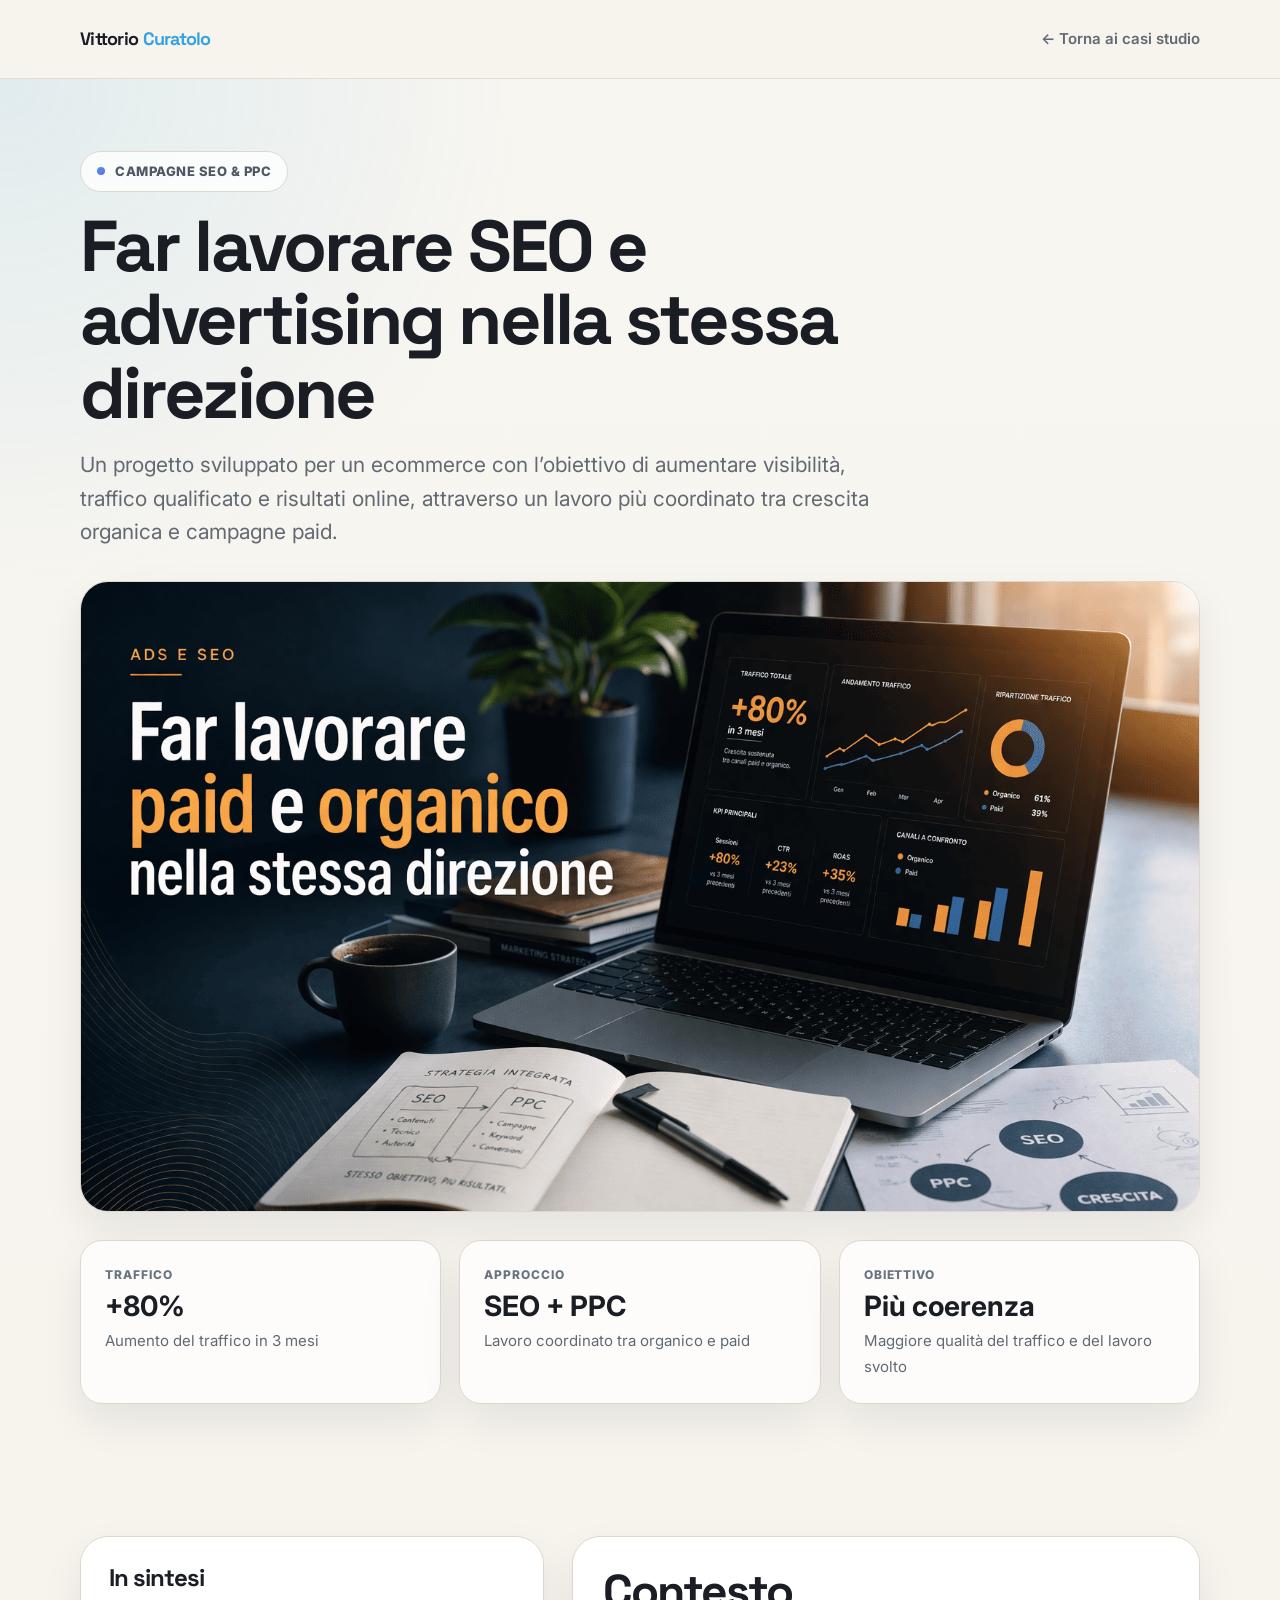
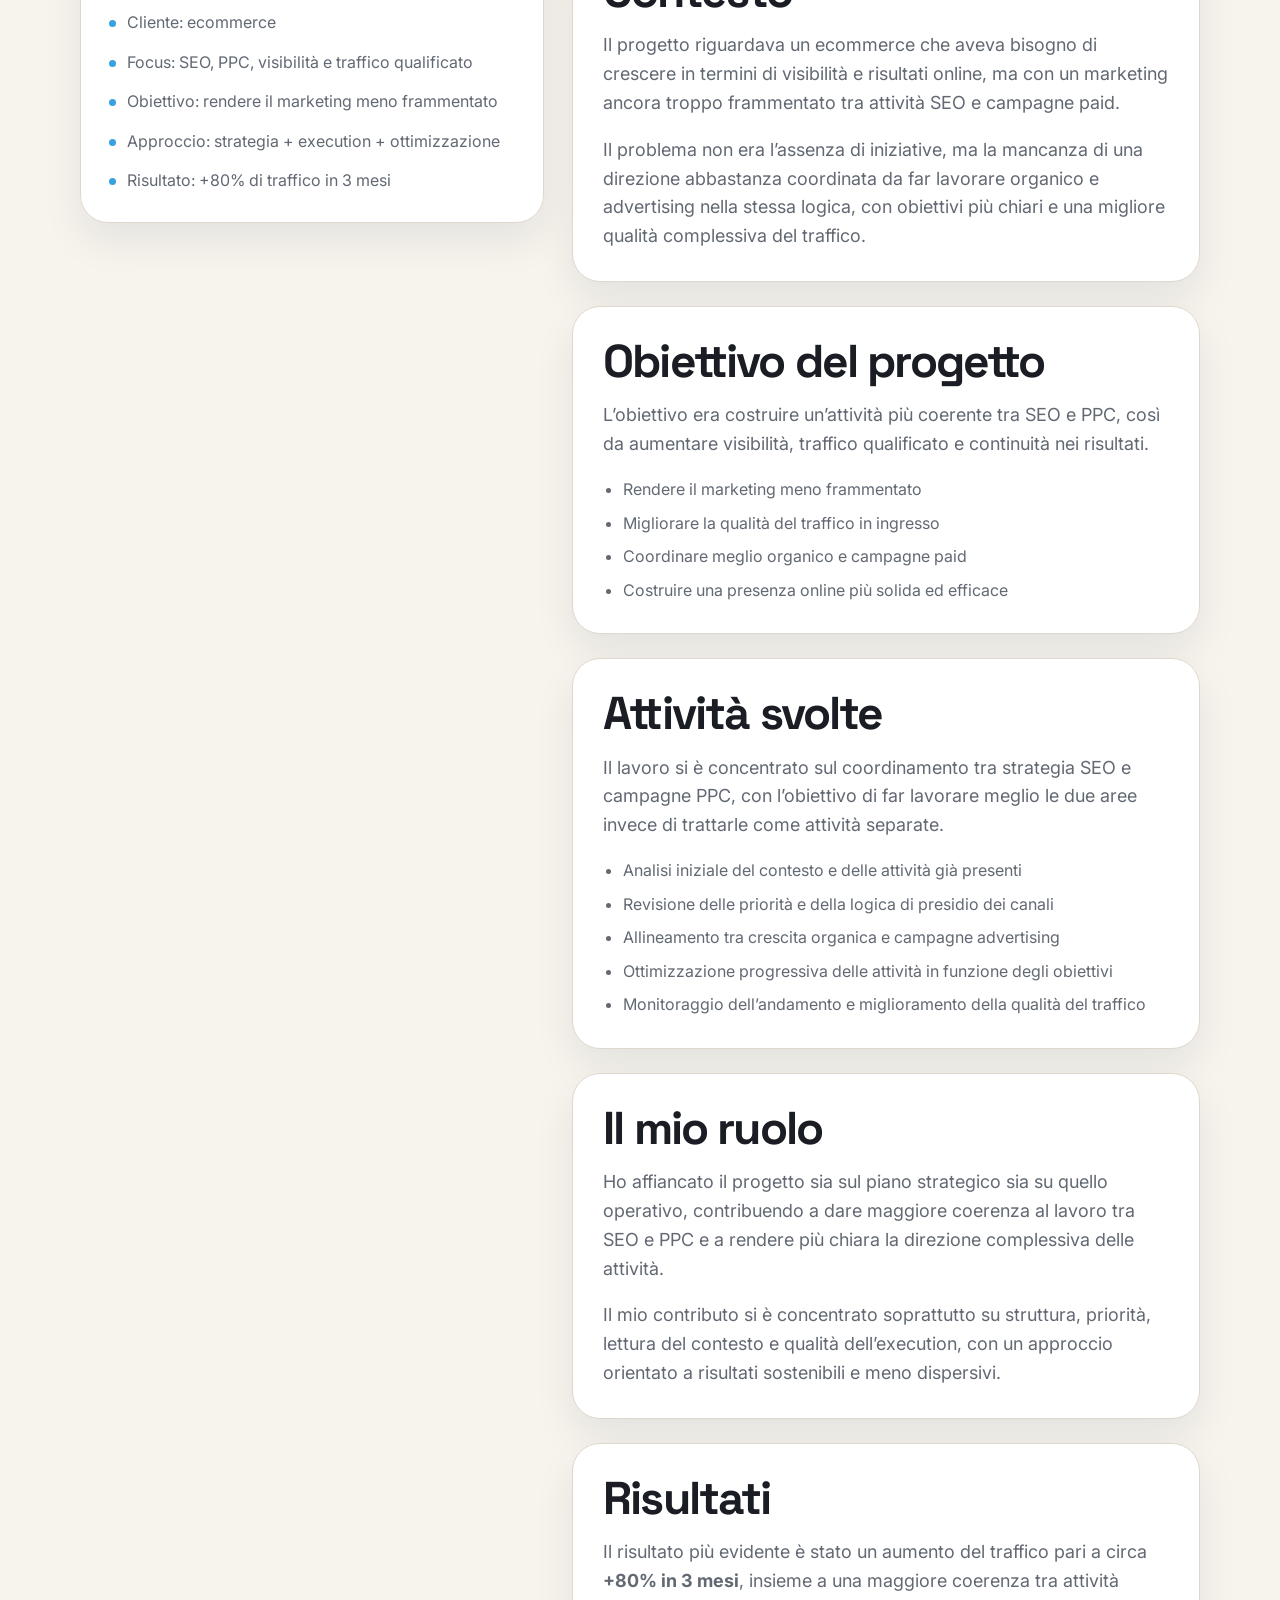
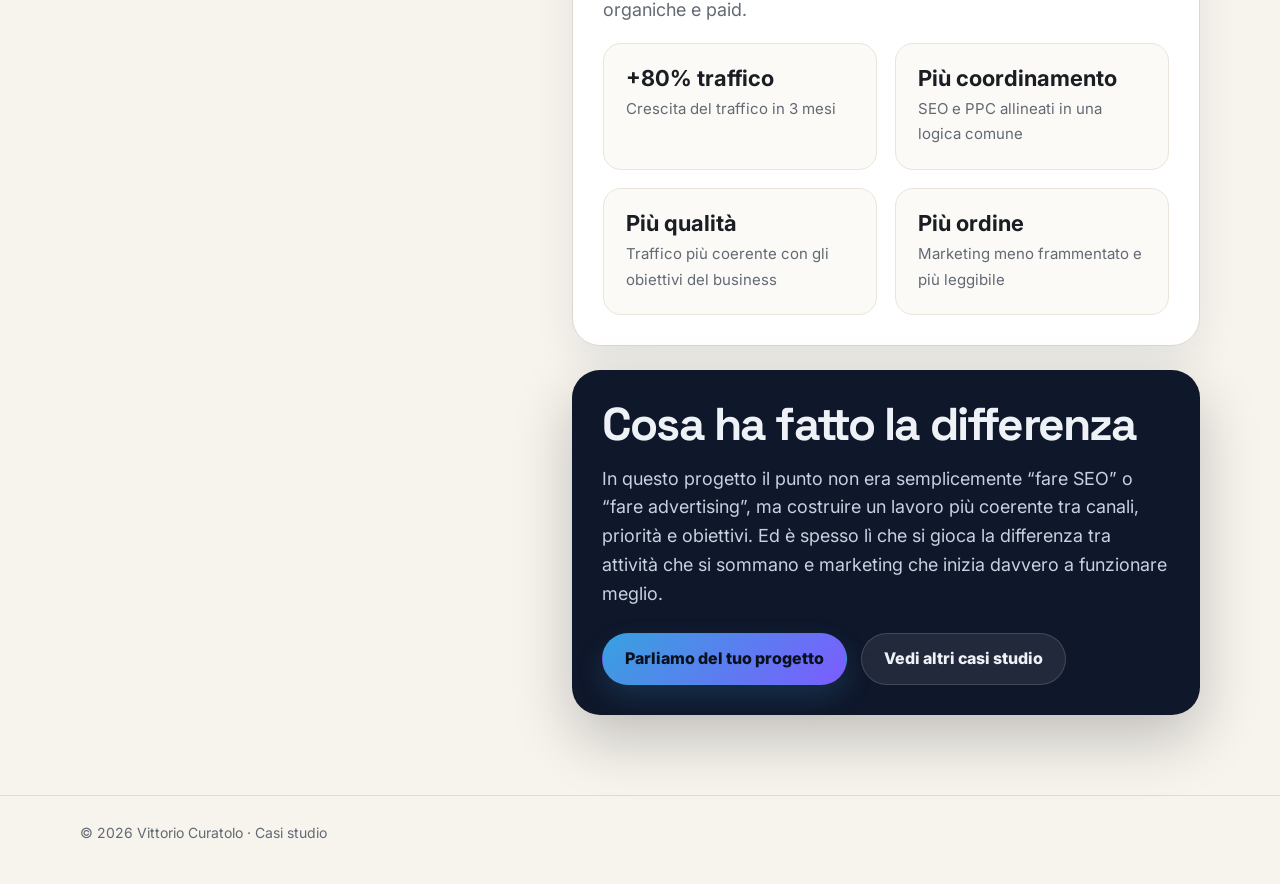
<file: casi-studio/seo-ppc-ecommerce.html>
<!DOCTYPE html>
<html lang="it">
<head>
  <meta charset="UTF-8" />
  <meta name="viewport" content="width=device-width, initial-scale=1.0" />
  <title>Caso studio | SEO & PPC per ecommerce</title>
  <meta name="description" content="Caso studio su un progetto ecommerce sviluppato tra SEO e PPC per aumentare visibilità, traffico qualificato e risultati online." />

  <link rel="preconnect" href="https://fonts.googleapis.com">
  <link rel="preconnect" href="https://fonts.gstatic.com" crossorigin>
  <link href="https://fonts.googleapis.com/css2?family=Inter:wght@400;500;600;700;800&family=Space+Grotesk:wght@500;700&display=swap" rel="stylesheet">

  <style>
    :root {
      --bg-dark: #0f172a;
      --bg-light: #f7f4ee;
      --surface: #ffffff;
      --text: #1a1d23;
      --text-soft: #626973;
      --text-light: #eef2f7;
      --line: #dfd7cc;
      --line-dark: rgba(255,255,255,0.12);
      --accent: #37a2df;
      --accent-2: #7c5cff;
      --gradient: linear-gradient(135deg, #37a2df 0%, #7c5cff 100%);
      --shadow: 0 18px 40px rgba(15, 23, 42, 0.08);
      --radius-lg: 28px;
      --radius-md: 22px;
      --container: 1120px;
    }

    * { box-sizing: border-box; }
    html { scroll-behavior: smooth; }

    body {
      margin: 0;
      font-family: 'Inter', sans-serif;
      color: var(--text);
      background: var(--bg-light);
      line-height: 1.6;
      -webkit-font-smoothing: antialiased;
      text-rendering: optimizeLegibility;
    }

    a { color: inherit; text-decoration: none; }
    img { max-width: 100%; display: block; }

    .container {
      width: min(calc(100% - 40px), var(--container));
      margin: 0 auto;
    }

    .section {
      padding: 80px 0;
    }

    .site-header {
      position: sticky;
      top: 0;
      z-index: 30;
      backdrop-filter: blur(18px);
      background: rgba(247, 244, 238, 0.86);
      border-bottom: 1px solid rgba(223, 215, 204, 0.85);
    }

    .nav {
      min-height: 78px;
      display: flex;
      align-items: center;
      justify-content: space-between;
      gap: 18px;
    }

    .brand,
    h1, h2, h3 {
      font-family: 'Space Grotesk', sans-serif;
      letter-spacing: -0.04em;
    }

    .brand {
      font-size: 18px;
      font-weight: 700;
    }

    .brand span {
      color: var(--accent);
    }

    .nav-back {
      font-size: 15px;
      color: var(--text-soft);
      font-weight: 600;
    }

    .nav-back:hover {
      color: var(--text);
    }

    .hero {
      padding: 72px 0 52px;
      background:
        radial-gradient(circle at top left, rgba(55, 162, 223, 0.12), transparent 28%),
        linear-gradient(180deg, #f8f6f1 0%, #f7f4ee 100%);
    }

    .eyebrow {
      display: inline-flex;
      align-items: center;
      gap: 10px;
      margin-bottom: 18px;
      padding: 9px 16px;
      border-radius: 999px;
      border: 1px solid var(--line);
      background: rgba(255,255,255,0.8);
      color: #4e5763;
      font-size: 13px;
      font-weight: 800;
      letter-spacing: .04em;
      text-transform: uppercase;
    }

    .eyebrow::before {
      content: "";
      width: 8px;
      height: 8px;
      border-radius: 50%;
      background: var(--gradient);
    }

    h1 {
      margin: 0 0 18px;
      font-size: clamp(38px, 7vw, 72px);
      line-height: 1.02;
      max-width: 900px;
    }

    h2 {
      margin: 0 0 16px;
      font-size: clamp(28px, 4vw, 46px);
      line-height: 1.05;
    }

    h3 {
      margin: 0 0 12px;
      font-size: 24px;
      line-height: 1.12;
    }

    p {
      margin: 0 0 18px;
      color: var(--text-soft);
      font-size: 18px;
    }

    .lead {
      max-width: 820px;
      font-size: 21px;
    }

    .hero-image {
      margin-top: 32px;
      border-radius: var(--radius-lg);
      overflow: hidden;
      border: 1px solid var(--line);
      background: var(--surface);
      box-shadow: var(--shadow);
    }

    .hero-image img {
      width: 100%;
      aspect-ratio: 16 / 9;
      object-fit: cover;
    }

    .kpi-row {
      display: grid;
      grid-template-columns: repeat(3, minmax(0, 1fr));
      gap: 18px;
      margin-top: 28px;
    }

    .kpi-card {
      padding: 24px;
      border-radius: var(--radius-md);
      border: 1px solid var(--line);
      background: rgba(255,255,255,0.78);
      box-shadow: var(--shadow);
    }

    .kpi-card small {
      display: block;
      margin-bottom: 8px;
      font-size: 12px;
      letter-spacing: .08em;
      text-transform: uppercase;
      font-weight: 800;
      color: #6a7380;
    }

    .kpi-card strong {
      display: block;
      font-size: 28px;
      line-height: 1;
      margin-bottom: 8px;
    }

    .kpi-card span {
      color: var(--text-soft);
      font-size: 15px;
    }

    .content-grid {
      display: grid;
      grid-template-columns: 0.85fr 1.15fr;
      gap: 28px;
      align-items: start;
    }

    .sticky-summary {
      position: sticky;
      top: 100px;
      padding: 28px;
      border-radius: var(--radius-lg);
      border: 1px solid var(--line);
      background: var(--surface);
      box-shadow: var(--shadow);
    }

    .summary-list {
      margin: 18px 0 0;
      padding: 0;
      list-style: none;
      display: grid;
      gap: 14px;
    }

    .summary-list li {
      padding-left: 18px;
      position: relative;
      color: var(--text-soft);
      font-size: 16px;
    }

    .summary-list li::before {
      content: "";
      position: absolute;
      left: 0;
      top: 10px;
      width: 7px;
      height: 7px;
      border-radius: 50%;
      background: var(--accent);
    }

    .article-flow {
      display: grid;
      gap: 24px;
    }

    .content-card {
      padding: 30px;
      border-radius: var(--radius-lg);
      border: 1px solid var(--line);
      background: var(--surface);
      box-shadow: var(--shadow);
    }

    .content-card p:last-child {
      margin-bottom: 0;
    }

    .bullet-list {
      margin: 16px 0 0;
      padding-left: 20px;
      color: var(--text-soft);
    }

    .bullet-list li + li {
      margin-top: 8px;
    }

    .result-grid {
      display: grid;
      grid-template-columns: repeat(2, minmax(0, 1fr));
      gap: 18px;
      margin-top: 18px;
    }

    .result-box {
      padding: 22px;
      border-radius: 18px;
      background: #fbfaf7;
      border: 1px solid #ebe4d9;
    }

    .result-box strong {
      display: block;
      margin-bottom: 6px;
      font-size: 22px;
      line-height: 1.1;
    }

    .result-box span {
      color: var(--text-soft);
      font-size: 15px;
    }

    .quote-box {
      padding: 30px;
      border-radius: var(--radius-lg);
      background: var(--bg-dark);
      color: var(--text-light);
      box-shadow: 0 24px 60px rgba(0,0,0,0.22);
    }

    .quote-box h2,
    .quote-box h3,
    .quote-box p {
      color: var(--text-light);
    }

    .quote-box p {
      color: #c7d1df;
    }

    .btn-row {
      display: flex;
      gap: 14px;
      flex-wrap: wrap;
      margin-top: 24px;
    }

    .btn {
      display: inline-flex;
      align-items: center;
      justify-content: center;
      min-height: 52px;
      padding: 0 22px;
      border-radius: 999px;
      font-weight: 800;
      border: 1px solid transparent;
      transition: transform .2s ease, box-shadow .2s ease;
    }

    .btn:hover {
      transform: translateY(-1px);
    }

    .btn-primary {
      background: var(--gradient);
      color: #08111d;
      box-shadow: 0 12px 28px rgba(55, 162, 223, 0.18);
    }

    .btn-secondary {
      background: rgba(255,255,255,0.08);
      border-color: rgba(255,255,255,0.15);
      color: var(--text-light);
    }

    .footer {
      padding: 26px 0 40px;
      color: var(--text-soft);
      font-size: 14px;
      border-top: 1px solid rgba(223, 215, 204, 0.85);
    }

    @media (max-width: 980px) {
      .content-grid,
      .kpi-row,
      .result-grid {
        grid-template-columns: 1fr;
      }

      .sticky-summary {
        position: static;
      }
    }

    @media (max-width: 720px) {
      .container {
        width: min(calc(100% - 28px), var(--container));
      }

      .section {
        padding: 64px 0;
      }

      .hero {
        padding: 54px 0 42px;
      }

      p, .lead {
        font-size: 17px;
      }

      .content-card,
      .sticky-summary,
      .quote-box,
      .kpi-card {
        padding: 22px;
      }
    }
  </style>
</head>
<body>
  <header class="site-header">
    <div class="container nav">
      <a href="/" class="brand">Vittorio <span>Curatolo</span></a>
      <a href="/casi-studio" class="nav-back">← Torna ai casi studio</a>
    </div>
  </header>

  <main>
    <section class="hero">
      <div class="container">
        <span class="eyebrow">Campagne SEO & PPC</span>
        <h1>Far lavorare SEO e advertising nella stessa direzione</h1>
        <p class="lead">
          Un progetto sviluppato per un ecommerce con l’obiettivo di aumentare visibilità, traffico qualificato e risultati online, attraverso un lavoro più coordinato tra crescita organica e campagne paid.
        </p>

        <div class="hero-image">
          <img src="case-study-2.png" alt="Caso studio SEO e PPC per ecommerce" />
        </div>

        <div class="kpi-row">
          <div class="kpi-card">
            <small>Traffico</small>
            <strong>+80%</strong>
            <span>Aumento del traffico in 3 mesi</span>
          </div>
          <div class="kpi-card">
            <small>Approccio</small>
            <strong>SEO + PPC</strong>
            <span>Lavoro coordinato tra organico e paid</span>
          </div>
          <div class="kpi-card">
            <small>Obiettivo</small>
            <strong>Più coerenza</strong>
            <span>Maggiore qualità del traffico e del lavoro svolto</span>
          </div>
        </div>
      </div>
    </section>

    <section class="section">
      <div class="container content-grid">
        <aside class="sticky-summary">
          <h3>In sintesi</h3>
          <ul class="summary-list">
            <li>Cliente: ecommerce</li>
            <li>Focus: SEO, PPC, visibilità e traffico qualificato</li>
            <li>Obiettivo: rendere il marketing meno frammentato</li>
            <li>Approccio: strategia + execution + ottimizzazione</li>
            <li>Risultato: +80% di traffico in 3 mesi</li>
          </ul>
        </aside>

        <div class="article-flow">
          <article class="content-card">
            <h2>Contesto</h2>
            <p>
              Il progetto riguardava un ecommerce che aveva bisogno di crescere in termini di visibilità e risultati online, ma con un marketing ancora troppo frammentato tra attività SEO e campagne paid.
            </p>
            <p>
              Il problema non era l’assenza di iniziative, ma la mancanza di una direzione abbastanza coordinata da far lavorare organico e advertising nella stessa logica, con obiettivi più chiari e una migliore qualità complessiva del traffico.
            </p>
          </article>

          <article class="content-card">
            <h2>Obiettivo del progetto</h2>
            <p>
              L’obiettivo era costruire un’attività più coerente tra SEO e PPC, così da aumentare visibilità, traffico qualificato e continuità nei risultati.
            </p>
            <ul class="bullet-list">
              <li>Rendere il marketing meno frammentato</li>
              <li>Migliorare la qualità del traffico in ingresso</li>
              <li>Coordinare meglio organico e campagne paid</li>
              <li>Costruire una presenza online più solida ed efficace</li>
            </ul>
          </article>

          <article class="content-card">
            <h2>Attività svolte</h2>
            <p>
              Il lavoro si è concentrato sul coordinamento tra strategia SEO e campagne PPC, con l’obiettivo di far lavorare meglio le due aree invece di trattarle come attività separate.
            </p>
            <ul class="bullet-list">
              <li>Analisi iniziale del contesto e delle attività già presenti</li>
              <li>Revisione delle priorità e della logica di presidio dei canali</li>
              <li>Allineamento tra crescita organica e campagne advertising</li>
              <li>Ottimizzazione progressiva delle attività in funzione degli obiettivi</li>
              <li>Monitoraggio dell’andamento e miglioramento della qualità del traffico</li>
            </ul>
          </article>

          <article class="content-card">
            <h2>Il mio ruolo</h2>
            <p>
              Ho affiancato il progetto sia sul piano strategico sia su quello operativo, contribuendo a dare maggiore coerenza al lavoro tra SEO e PPC e a rendere più chiara la direzione complessiva delle attività.
            </p>
            <p>
              Il mio contributo si è concentrato soprattutto su struttura, priorità, lettura del contesto e qualità dell’execution, con un approccio orientato a risultati sostenibili e meno dispersivi.
            </p>
          </article>

          <article class="content-card">
            <h2>Risultati</h2>
            <p>
              Il risultato più evidente è stato un aumento del traffico pari a circa <strong>+80% in 3 mesi</strong>, insieme a una maggiore coerenza tra attività organiche e paid.
            </p>

            <div class="result-grid">
              <div class="result-box">
                <strong>+80% traffico</strong>
                <span>Crescita del traffico in 3 mesi</span>
              </div>
              <div class="result-box">
                <strong>Più coordinamento</strong>
                <span>SEO e PPC allineati in una logica comune</span>
              </div>
              <div class="result-box">
                <strong>Più qualità</strong>
                <span>Traffico più coerente con gli obiettivi del business</span>
              </div>
              <div class="result-box">
                <strong>Più ordine</strong>
                <span>Marketing meno frammentato e più leggibile</span>
              </div>
            </div>
          </article>

          <article class="quote-box">
            <h2>Cosa ha fatto la differenza</h2>
            <p>
              In questo progetto il punto non era semplicemente “fare SEO” o “fare advertising”, ma costruire un lavoro più coerente tra canali, priorità e obiettivi. Ed è spesso lì che si gioca la differenza tra attività che si sommano e marketing che inizia davvero a funzionare meglio.
            </p>

            <div class="btn-row">
              <a href="/#contatti" class="btn btn-primary">Parliamo del tuo progetto</a>
              <a href="/casi-studio" class="btn btn-secondary">Vedi altri casi studio</a>
            </div>
          </article>
        </div>
      </div>
    </section>
  </main>

  <footer class="footer">
    <div class="container">
      © 2026 Vittorio Curatolo · Casi studio
    </div>
  </footer>
</body>
</html>
</file>
<file: style.css>
:root {
  --bg-dark: #0b1220;
  --bg-dark-2: #10192c;
  --bg-light: #f7f4ee;
  --bg-light-2: #fffdfa;
  --surface-light: #ffffff;
  --surface-dark: rgba(255, 255, 255, 0.06);
  --line-light: #dfd7cc;
  --line-light-2: #ece5da;
  --line-dark: rgba(255,255,255,0.12);
  --line-dark-2: rgba(255,255,255,0.18);
  --text-dark: #191d23;
  --text-light: #f8fafc;
  --text-muted: #626973;
  --text-muted-2: #b9c4d4;
  --accent: #5cc6ff;
  --accent-2: #8b5cf6;
  --accent-3: #22c55e;
  --gradient: linear-gradient(135deg, #5cc6ff 0%, #8b5cf6 58%, #22c55e 100%);
  --shadow-soft: 0 18px 44px rgba(15, 23, 42, 0.08);
  --shadow-dark: 0 24px 60px rgba(0, 0, 0, 0.32);
  --radius-lg: 30px;
  --radius-md: 24px;
  --radius-sm: 18px;
  --container: 1180px;
}

* { box-sizing: border-box; }

html { scroll-behavior: smooth; }

body {
  margin: 0;
  font-family: 'Inter', sans-serif;
  color: var(--text-dark);
  background: var(--bg-light);
  line-height: 1.6;
  -webkit-font-smoothing: antialiased;
  text-rendering: optimizeLegibility;
}

a { color: inherit; text-decoration: none; }
img { display: block; max-width: 100%; }

.container {
  width: min(calc(100% - 40px), var(--container));
  margin: 0 auto;
}

.site-header {
  position: sticky;
  top: 0;
  z-index: 50;
  backdrop-filter: blur(18px);
  background: rgba(247, 244, 238, 0.86);
  border-bottom: 1px solid rgba(223, 215, 204, 0.85);
}

.nav {
  min-height: 84px;
  display: flex;
  align-items: center;
  justify-content: space-between;
  gap: 18px;
}

.brand,
h1, h2, h3 {
  font-family: 'Space Grotesk', sans-serif;
  letter-spacing: -0.04em;
}

.brand {
  font-size: 18px;
  font-weight: 700;
}

.brand span { color: #3aa9e5; }

.nav-links {
  display: flex;
  align-items: center;
  gap: 26px;
  color: var(--text-muted);
  font-size: 15px;
  font-weight: 600;
}

.nav-links a:hover { color: var(--text-dark); }

.section { padding: 50px 0; }
.section-tight-top { padding-top: 30px; }

.hero {
  position: relative;
  overflow: hidden;
  padding: 84px 0 110px;
  color: var(--text-light);
  background:
    radial-gradient(circle at 0% 0%, rgba(92, 198, 255, 0.18), transparent 26%),
    radial-gradient(circle at 100% 0%, rgba(139, 92, 246, 0.18), transparent 22%),
    linear-gradient(180deg, var(--bg-dark) 0%, var(--bg-dark-2) 100%);
}

.hero::after {
  content: "";
  position: absolute;
  width: 420px;
  height: 420px;
  right: -120px;
  bottom: -120px;
  background: radial-gradient(circle, rgba(92, 198, 255, 0.15), transparent 62%);
  pointer-events: none;
}

.hero-grid {
  display: grid;
  grid-template-columns: 1.02fr 0.98fr;
  gap: 36px;
  align-items: center;
}

.eyebrow {
  display: inline-flex;
  align-items: center;
  gap: 10px;
  margin-bottom: 20px;
  padding: 9px 16px;
  border-radius: 999px;
  border: 1px solid var(--line-light);
  background: rgba(255,255,255,0.72);
  color: #4b5563;
  font-size: 13px;
  font-weight: 800;
  letter-spacing: .04em;
  text-transform: uppercase;
}

.eyebrow::before {
  content: "";
  width: 8px;
  height: 8px;
  border-radius: 50%;
  background: linear-gradient(135deg, var(--accent), var(--accent-2));
}

.eyebrow-dark {
  border-color: var(--line-dark);
  background: rgba(255,255,255,0.05);
  color: #d8e2f0;
}

.hero-kicker {
  font-size: 16px;
  font-weight: 700;
  color: #dbe7f6;
  margin-bottom: 12px;
}

.case-card {
  border-radius: 24px;
  overflow: hidden;
}

.case-image {
  border-radius: 20px;
  overflow: hidden;
  margin-bottom: 22px;
}

h1, h2, h3 {
  margin: 0 0 18px;
  line-height: 1.02;
}

h1 {
  font-size: clamp(46px, 8vw, 88px);
  max-width: 920px;
}

h2 {
  font-size: clamp(34px, 5vw, 56px);
  max-width: 780px;
  color: var(--text-dark);
}

h3 {
  font-size: 22px;
  line-height: 1.15;
  color: var(--text-dark);
}

.hero h2,
.hero h3,
.cta-section h2,
.cta-section h3 {
  color: var(--text-light);
}

p {
  margin: 0 0 18px;
  font-size: 18px;
  color: var(--text-muted);
}

.lead {
  font-size: 21px;
  max-width: 780px;
}

.hero-lead,
.cta-lead,
.cta-section p,
.hero p {
  color: var(--text-muted-2);
}

.gradient-text {
  background: var(--gradient);
  -webkit-background-clip: text;
  background-clip: text;
  color: transparent;
}

.hero-points {
  display: flex;
  flex-wrap: wrap;
  gap: 12px;
  margin-top: 26px;
}

.pill {
  display: inline-flex;
  align-items: center;
  padding: 12px 16px;
  border-radius: 999px;
  border: 1px solid var(--line-dark);
  background: rgba(255,255,255,0.05);
  color: #edf5ff;
  font-size: 14px;
  font-weight: 700;
}

.btn-row {
  display: flex;
  flex-wrap: wrap;
  gap: 14px;
  margin-top: 30px;
}

.btn {
  display: inline-flex;
  align-items: center;
  justify-content: center;
  min-height: 54px;
  padding: 0 24px;
  border-radius: 999px;
  border: 1px solid transparent;
  font-weight: 800;
  cursor: pointer;
  transition: transform .2s ease, box-shadow .2s ease, background .2s ease, border-color .2s ease;
}

.btn:hover { transform: translateY(-1px); }

.btn-primary {
  background: var(--gradient);
  color: #07111f;
  box-shadow: 0 12px 30px rgba(92, 198, 255, 0.22);
}

.btn-secondary {
  background: rgba(255,255,255,0.78);
  border-color: rgba(223, 215, 204, 0.9);
  color: var(--text-dark);
}

.btn-ghost {
  background: rgba(255,255,255,0.03);
  border-color: var(--line-dark-2);
  color: var(--text-light);
}

.hero-visual {
  display: grid;
  gap: 18px;
}

.hero-image-card {
  padding: 14px;
  border-radius: var(--radius-lg);
  border: 1px solid var(--line-dark);
  background: rgba(255,255,255,0.04);
  box-shadow: var(--shadow-dark);
}

.hero-stats {
  display: grid;
  grid-template-columns: repeat(2, minmax(0,1fr));
  gap: 14px;
}

.stat-box {
  padding: 20px 18px;
  border-radius: 20px;
  border: 1px solid var(--line-dark);
  background: rgba(255,255,255,0.05);
}

.stat-box small {
  display: block;
  margin-bottom: 8px;
  color: #8fa5c6;
  font-weight: 800;
  font-size: 12px;
  letter-spacing: .08em;
  text-transform: uppercase;
}

.stat-box strong {
  display: block;
  color: var(--text-light);
  font-size: 18px;
  line-height: 1.3;
}

.section-light {
  background: var(--bg-light);
}

.section-head {
  margin-bottom: 44px;
}

.grid {
  display: grid;
  gap: 22px;
}

.grid-2 { grid-template-columns: repeat(2, minmax(0,1fr)); }
.grid-3 { grid-template-columns: repeat(3, minmax(0,1fr)); }

.card-light {
  padding: 30px;
  border-radius: var(--radius-md);
  border: 1px solid var(--line-light);
  background: var(--surface-light);
  box-shadow: var(--shadow-soft);
}

.about-grid,
.method-layout,
.cta-box {
  display: grid;
  grid-template-columns: 1.05fr 0.95fr;
  gap: 28px;
  align-items: start;
}

.list {
  list-style: none;
  margin: 24px 0 0;
  padding: 0;
  display: grid;
  gap: 14px;
}

.list li {
  position: relative;
  padding-left: 22px;
  color: var(--text-muted);
  font-size: 17px;
}

.list li::before {
  content: "";
  position: absolute;
  left: 0;
  top: 11px;
  width: 8px;
  height: 8px;
  border-radius: 50%;
  background: linear-gradient(135deg, var(--accent), var(--accent-2));
}

.pillar-light {
  position: relative;
  padding-top: 54px;
}

.pillar-light::before {
  content: "";
  position: absolute;
  top: 24px;
  left: 30px;
  width: 46px;
  height: 4px;
  border-radius: 999px;
  background: var(--gradient);
}

.service-list {
  border-top: 1px solid var(--line-light);
}

  .services-head {
  display: grid;
  grid-template-columns: 1.15fr 0.85fr;
  gap: 32px;
  align-items: center;
  margin-bottom: 28px;
}

.services-head-copy h2 {
  margin-bottom: 16px;
}

.services-head-copy .lead {
  max-width: 680px;
}

.services-head-image {
  border-radius: 28px;
  overflow: hidden;
  border: 1px solid var(--line-light);
  background: var(--surface-light);
  box-shadow: var(--shadow-soft);
  min-height: 300px;
}

.services-head-image img {
  width: 100%;
  height: 100%;
  display: block;
  object-fit: cover;
}

.service-item {
  display: grid;
  grid-template-columns: .92fr 1.08fr;
  gap: 28px;
  padding: 30px 0;
  border-bottom: 1px solid var(--line-light);
}

.service-label {
  color: #5b6470;
  font-size: 14px;
  font-weight: 800;
  letter-spacing: .08em;
  text-transform: uppercase;
  margin-bottom: 10px;
}

.service-outcome {
  display: inline-block;
  margin-top: 12px;
  color: #1d8dca;
  font-weight: 700;
}

.method {
  display: grid;
  gap: 18px;
  margin-top: 20px;
}

.method-grid {
  display: grid;
  grid-template-columns: repeat(3, minmax(0, 1fr));
  gap: 22px;
}

.method-card {
  position: relative;
  padding-top: 62px;
  height: 100%;
}

.method-card-no {
  position: absolute;
  top: 24px;
  left: 30px;
  font-family: 'Space Grotesk', sans-serif;
  font-size: 28px;
  font-weight: 700;
  line-height: 1;
  color: #2298d7;
}

.method-card h3 {
  margin-bottom: 14px;
}

.method-card p {
  margin-bottom: 0;
}

@media (max-width: 1100px) {
  .method-grid {
    grid-template-columns: repeat(2, minmax(0, 1fr));
  }
}

@media (max-width: 720px) {
  .method-grid {
    grid-template-columns: 1fr;
  }

  .method-card {
    padding-top: 58px;
  }

  .method-card-no {
    left: 22px;
    top: 22px;
    font-size: 26px;
  }
}

.light-method {
  display: grid;
  grid-template-columns: 92px 1fr;
  gap: 22px;
  padding: 24px;
  border-radius: 24px;
  border: 1px solid var(--line-light);
  background: #fffdf9;
}

.method-no {
  font-family: 'Space Grotesk', sans-serif;
  font-size: 32px;
  font-weight: 700;
  color: #2298d7;
  line-height: 1;
}

.tag-wrap {
  display: flex;
  flex-wrap: wrap;
  gap: 12px;
  margin-top: 24px;
}

.tag-light {
  display: inline-flex;
  align-items: center;
  padding: 12px 16px;
  border-radius: 999px;
  border: 1px solid var(--line-light);
  background: #fdfbf7;
  color: var(--text-dark);
  font-size: 14px;
  font-weight: 700;
}

.image-placeholder {
  position: relative;
  overflow: hidden;
  border-radius: 24px;
  min-height: 320px;
  background:
    linear-gradient(135deg, rgba(92, 198, 255, 0.18), rgba(139, 92, 246, 0.10)),
    #dde6f1;
}

.image-placeholder img {
  width: 100%;
  height: 100%;
  object-fit: cover;
  border-radius: 22px;
}

.image-placeholder-note {
  position: absolute;
  left: 16px;
  right: 16px;
  bottom: 16px;
  padding: 10px 12px;
  border-radius: 14px;
  background: rgba(15, 23, 42, 0.72);
  color: #e7eef9;
  font-size: 13px;
  font-weight: 600;
  backdrop-filter: blur(8px);
}

.image-portrait { aspect-ratio: 4 / 5; min-height: 0; }
.image-landscape { aspect-ratio: 7 / 5; min-height: 0; }
.image-vertical { aspect-ratio: 5 / 7; min-height: 0; }

.light-frame {
  padding: 14px;
  border-radius: var(--radius-lg);
  border: 1px solid var(--line-light);
  background: var(--surface-light);
  box-shadow: var(--shadow-soft);
}

.cta-section {
  color: var(--text-light);
  background:
    radial-gradient(circle at left bottom, rgba(92, 198, 255, 0.16), transparent 26%),
    linear-gradient(180deg, var(--bg-dark-2) 0%, var(--bg-dark) 100%);
}

.cta-box {
  padding: 34px;
  border-radius: var(--radius-lg);
  border: 1px solid var(--line-dark-2);
  background: rgba(255,255,255,0.04);
  box-shadow: var(--shadow-dark);
}

.contact-ways {
  display: grid;
  gap: 16px;
  margin-top: 24px;
}

.contact-way {
  padding: 18px 20px;
  border-radius: var(--radius-sm);
  border: 1px solid var(--line-dark);
  background: rgba(255,255,255,0.04);
}

.contact-way strong {
  display: block;
  margin-bottom: 4px;
  color: var(--text-light);
}

.contact-way a {
  display: inline-block;
}

.contact-card {
  padding: 30px;
  border-radius: var(--radius-md);
  border: 1px solid var(--line-dark);
  background: rgba(5, 10, 20, 0.32);
}

.contact-icons {
  display: flex;
  align-items: center;
  gap: 14px;
}

form {
  display: grid;
  gap: 16px;
}

label {
  display: grid;
  gap: 8px;
  font-size: 14px;
  font-weight: 700;
  color: #dce5f3;
}

input, textarea {
  width: 100%;
  padding: 16px 18px;
  border-radius: 16px;
  border: 1px solid var(--line-dark-2);
  background: rgba(255,255,255,0.04);
  color: var(--text-light);
  font: inherit;
  outline: none;
}

input::placeholder,
textarea::placeholder { color: #9aa8bd; }

input:focus, textarea:focus {
  border-color: rgba(92, 198, 255, 0.52);
  box-shadow: 0 0 0 4px rgba(92, 198, 255, 0.12);
}

textarea {
  min-height: 170px;
  resize: vertical;
}

.microcopy {
  margin-top: 10px;
  font-size: 14px;
  color: #9eb0c9;
}

.footer {
  padding: 26px 0 40px;
  background: var(--bg-dark);
  color: #8ea3c3;
  font-size: 14px;
}
.menu-toggle {
  display: none;
  width: 48px;
  height: 48px;
  padding: 0;
  border: 1px solid var(--line-light);
  border-radius: 14px;
  background: #fff;
  cursor: pointer;
  align-items: center;
  justify-content: center;
  flex-direction: column;
  gap: 5px;
}

.menu-toggle span {
  width: 18px;
  height: 2px;
  background: var(--text-dark);
  border-radius: 999px;
  display: block;
}

.mobile-menu {
  display: none;
  padding: 0 20px 20px;
  background: rgba(247, 244, 238, 0.96);
  border-bottom: 1px solid rgba(223, 215, 204, 0.85);
}

.mobile-menu a {
  display: block;
  padding: 14px 0;
  font-weight: 600;
  color: var(--text-dark);
  border-bottom: 1px solid rgba(223, 215, 204, 0.6);
}

.mobile-menu a:last-child {
  border-bottom: none;
}

.mobile-menu.is-open {
  display: block;
}

@media (max-width: 1100px) {
  .nav-links,
  .nav-cta {
    display: none;
  }

  .menu-toggle {
    display: inline-flex;
  }
}

@media (max-width: 1100px) {
  .hero-grid,
  .about-grid,
  .method-layout,
  .cta-box,
  .service-item,
  .grid-2,
  .grid-3 {
    grid-template-columns: 1fr;
  }

  .nav-links { display: none; }
}

@media (max-width: 720px) {
  .container { width: min(calc(100% - 28px), var(--container)); }
  .section { padding: 78px 0; }
  .section-tight-top { padding-top: 46px; }

  h1 { font-size: 48px; }
  h2 { font-size: 34px; }
  p, .lead { font-size: 17px; }

  .card-light,
  .contact-card,
  .cta-box,
  .hero-image-card,
  .light-frame {
    padding: 22px;
  }

  .btn { width: 100%; }

  .hero-stats { grid-template-columns: 1fr; }

  .light-method {
    grid-template-columns: 1fr;
  }

@media (max-width: 980px) {
  .services-head {
    grid-template-columns: 1fr;
    gap: 24px;
  }

  .services-head-copy .lead {
    max-width: 100%;
  }

  .services-head-image {
    min-height: 260px;
  }
}
}
</file>
